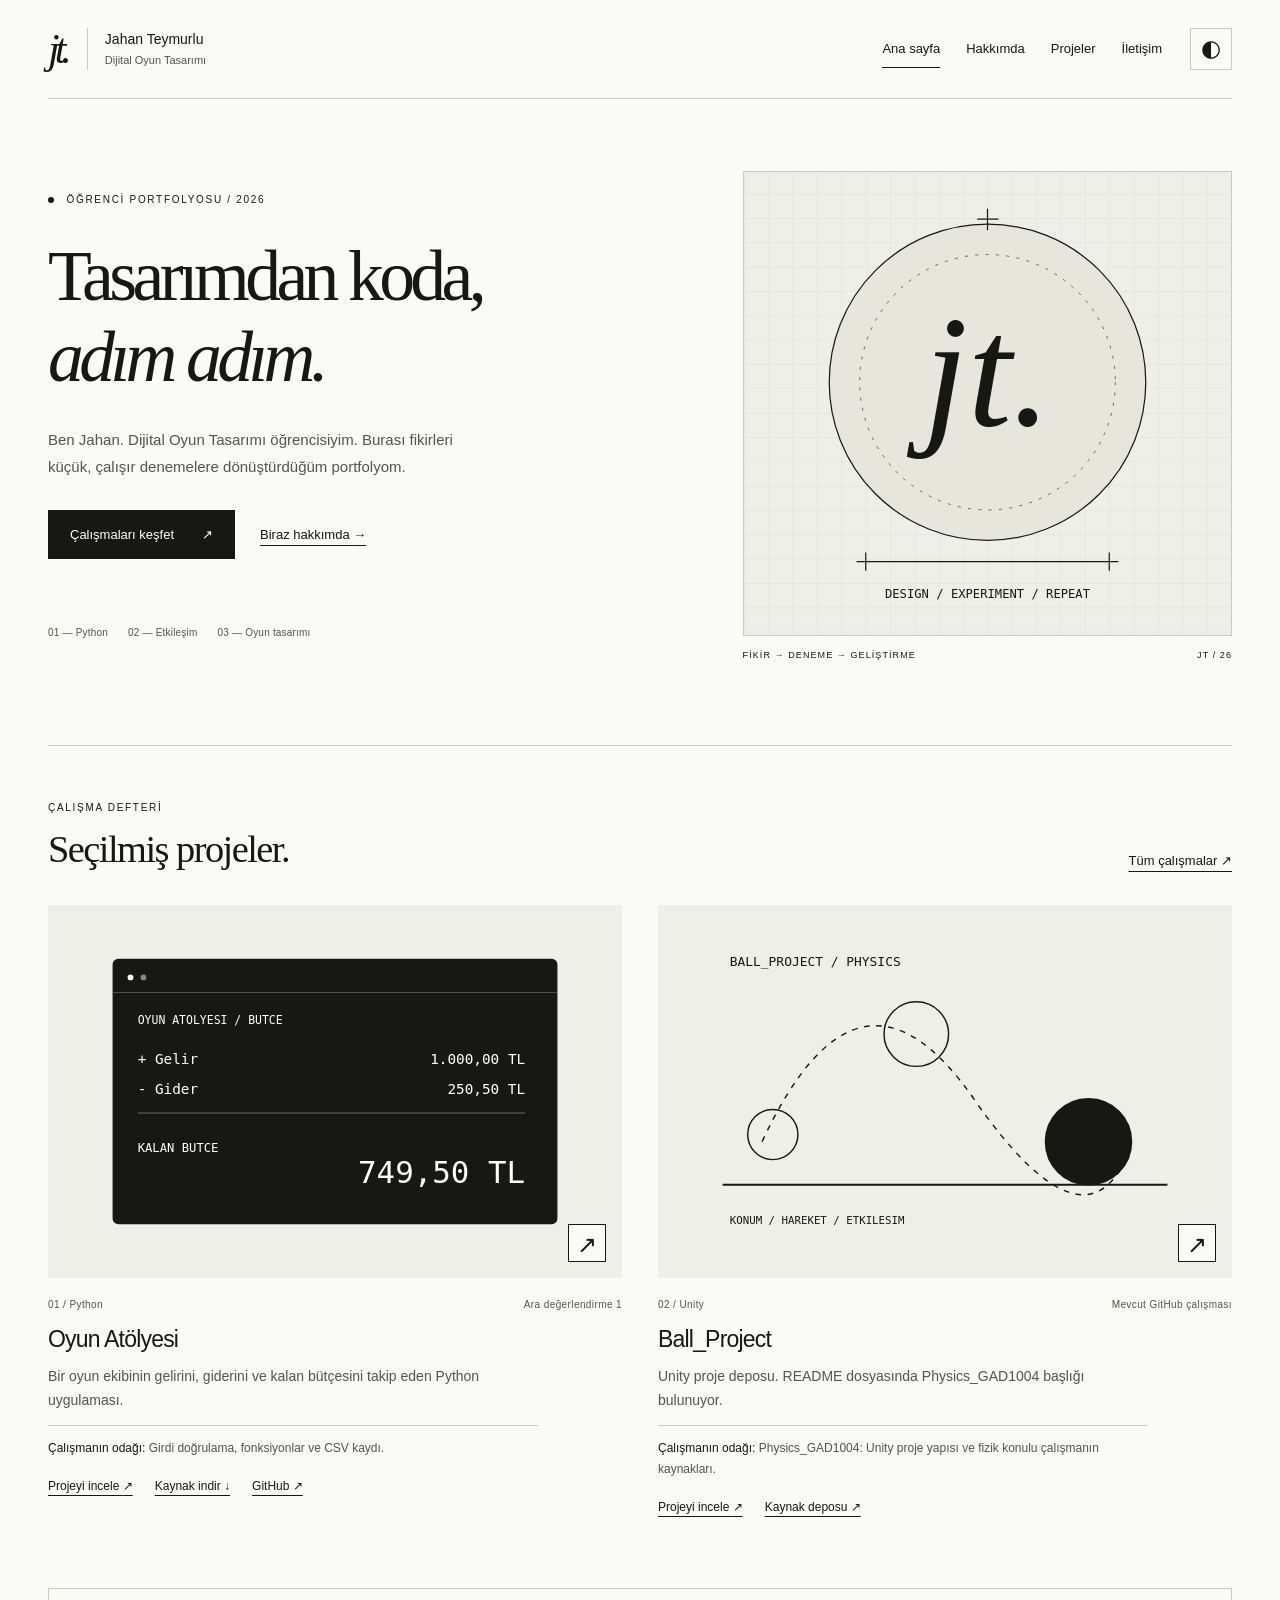
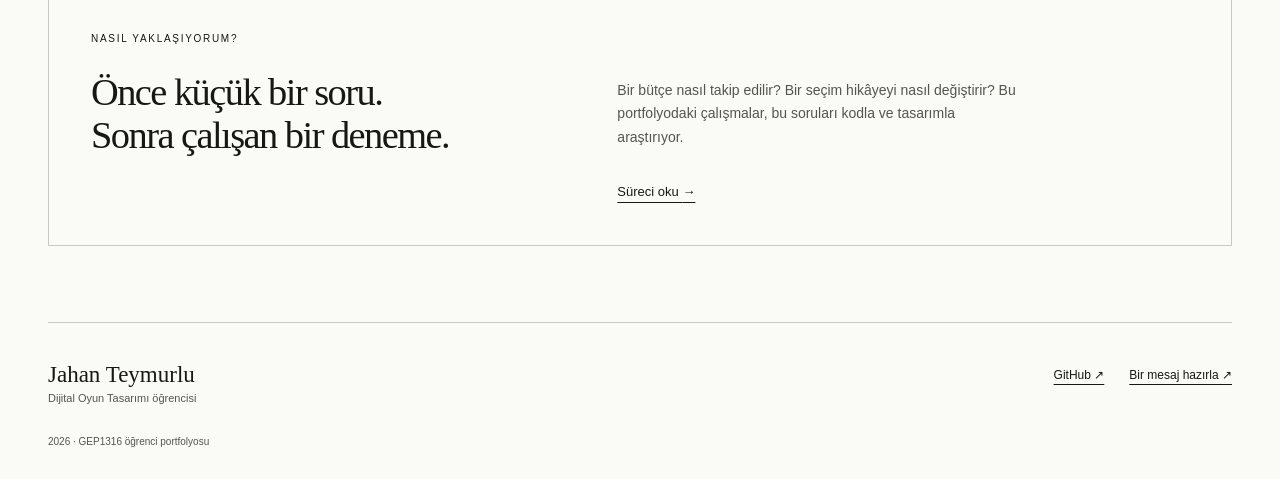
<file: index.html>
<!doctype html>
<html lang="tr"><head><meta charset="utf-8"><meta name="viewport" content="width=device-width, initial-scale=1">
<meta name="description" content="Jahan Teymurlu'nun dijital oyun tasarımı öğrenci portfolyosu. Python, etkileşimli anlatı ve oyun tasarımı denemeleri.">
<meta name="color-scheme" content="light dark"><meta name="referrer" content="strict-origin-when-cross-origin">
<meta http-equiv="Content-Security-Policy" content="default-src 'self'; script-src 'self'; style-src 'self'; img-src 'self'; connect-src 'none'; form-action 'none'; object-src 'none'; base-uri 'self'">
<title>Ana sayfa · Jahan Teymurlu</title><link rel="icon" href="assets/favicon.svg" type="image/svg+xml">
<link rel="stylesheet" href="style.css"><script src="script.js" defer></script></head>
<body><a class="skip" href="#icerik">İçeriğe geç</a><header class="site-header wrap">
<a class="brand" href="index.html" aria-label="Jahan Teymurlu, ana sayfa"><span class="brand-symbol" aria-hidden="true">jt.</span><span>Jahan Teymurlu<small>Dijital Oyun Tasarımı</small></span></a>
<div class="header-right"><nav id="main-nav" aria-label="Ana gezinti"><a href="index.html" aria-current="page">Ana sayfa</a><a href="hakkimda.html">Hakkımda</a><a href="projeler.html">Projeler</a><a href="iletisim.html">İletişim</a></nav>
<button type="button" class="theme-toggle icon-button" aria-label="Karanlık temayı aç" aria-pressed="false"><span aria-hidden="true">◐</span></button>
<button type="button" class="menu-toggle" aria-expanded="false" aria-controls="main-nav">Menü <span aria-hidden="true">☰</span></button></div></header>
<main id="icerik" class="wrap" tabindex="-1"><section class="hero"><div class="hero-copy"><p class="eyebrow"><span class="dot"></span> ÖĞRENCİ PORTFOLYOSU / 2026</p>
<h1>Tasarımdan koda,<br><em>adım adım.</em></h1><p class="hero-intro">Ben Jahan. Dijital Oyun Tasarımı öğrencisiyim. Burası fikirleri küçük, çalışır denemelere dönüştürdüğüm portfolyom.</p>
<div class="hero-actions"><a class="button" href="projeler.html">Çalışmaları keşfet <span aria-hidden="true">↗</span></a><a class="text-link" href="hakkimda.html">Biraz hakkımda <span aria-hidden="true">→</span></a></div>
<div class="hero-caption"><span>01 — Python</span><span>02 — Etkileşim</span><span>03 — Oyun tasarımı</span></div></div>
<figure class="hero-art"><img src="assets/avatar.svg" alt="JT harflerinden ve oyun kumandası çizgisinden oluşan Jahan Teymurlu avatarı" width="600" height="640"><figcaption><span>FİKİR → DENEME → GELİŞTİRME</span><span>JT / 26</span></figcaption></figure></section>
<section class="section"><div class="section-heading"><div><p class="eyebrow">ÇALIŞMA DEFTERİ</p><h2>Seçilmiş projeler.</h2></div><a class="text-link" href="projeler.html">Tüm çalışmalar <span aria-hidden="true">↗</span></a></div><div class="project-grid"><article class="project-card" data-category="Python" data-title="Oyun Atölyesi">
<a class="project-image" href="projeler/oyun-atolyesi.html" aria-label="Oyun Atölyesi projesini incele"><img src="assets/butce.svg" alt="Bir oyun ekibinin gelirini, giderini ve kalan bütçesini takip eden Python uygulaması." width="800" height="520" loading="lazy"><span class="image-arrow" aria-hidden="true">↗</span></a>
<div class="project-meta"><span>01 / Python</span><span>Ara değerlendirme 1</span></div><h3><a href="projeler/oyun-atolyesi.html">Oyun Atölyesi</a></h3><p>Bir oyun ekibinin gelirini, giderini ve kalan bütçesini takip eden Python uygulaması.</p>
<p class="learning"><strong>Çalışmanın odağı:</strong> Girdi doğrulama, fonksiyonlar ve CSV kaydı.</p><div class="card-links"><a href="projeler/oyun-atolyesi.html">Projeyi incele <span aria-hidden="true">↗</span></a><a href="indir/oyun-atolyesi.zip" download>Kaynak indir ↓</a><a class="repo-link" href="https://github.com/Anpunabis/gep1316-portfolyo" target="_blank" rel="noopener noreferrer">GitHub ↗</a></div></article><article class="project-card" data-category="Unity" data-title="Ball_Project">
<a class="project-image" href="projeler/ball-project.html" aria-label="Ball_Project projesini incele"><img src="assets/ball.svg" alt="Unity proje deposu. README dosyasında Physics_GAD1004 başlığı bulunuyor." width="800" height="520" loading="lazy"><span class="image-arrow" aria-hidden="true">↗</span></a>
<div class="project-meta"><span>02 / Unity</span><span>Mevcut GitHub çalışması</span></div><h3><a href="projeler/ball-project.html">Ball_Project</a></h3><p>Unity proje deposu. README dosyasında Physics_GAD1004 başlığı bulunuyor.</p>
<p class="learning"><strong>Çalışmanın odağı:</strong> Physics_GAD1004: Unity proje yapısı ve fizik konulu çalışmanın kaynakları.</p><div class="card-links"><a href="projeler/ball-project.html">Projeyi incele <span aria-hidden="true">↗</span></a><a href="https://github.com/Anpunabis/Ball_Project" target="_blank" rel="noopener noreferrer">Kaynak deposu ↗</a></div></article></div></section>
<section class="approach"><p class="eyebrow">NASIL YAKLAŞIYORUM?</p><h2>Önce küçük bir soru.<br>Sonra çalışan bir deneme.</h2><p>Bir bütçe nasıl takip edilir? Bir seçim hikâyeyi nasıl değiştirir? Bu portfolyodaki çalışmalar, bu soruları kodla ve tasarımla araştırıyor.</p><a class="text-link" href="hakkimda.html">Süreci oku <span aria-hidden="true">→</span></a></section></main>
<footer class="site-footer wrap"><a class="footer-name" href="index.html">Jahan Teymurlu<span>Dijital Oyun Tasarımı öğrencisi</span></a><div><a href="https://github.com/Anpunabis" target="_blank" rel="noopener noreferrer">GitHub ↗</a><a href="iletisim.html">Bir mesaj hazırla ↗</a></div><p>2026 · GEP1316 öğrenci portfolyosu</p></footer>
</body></html>
</file>
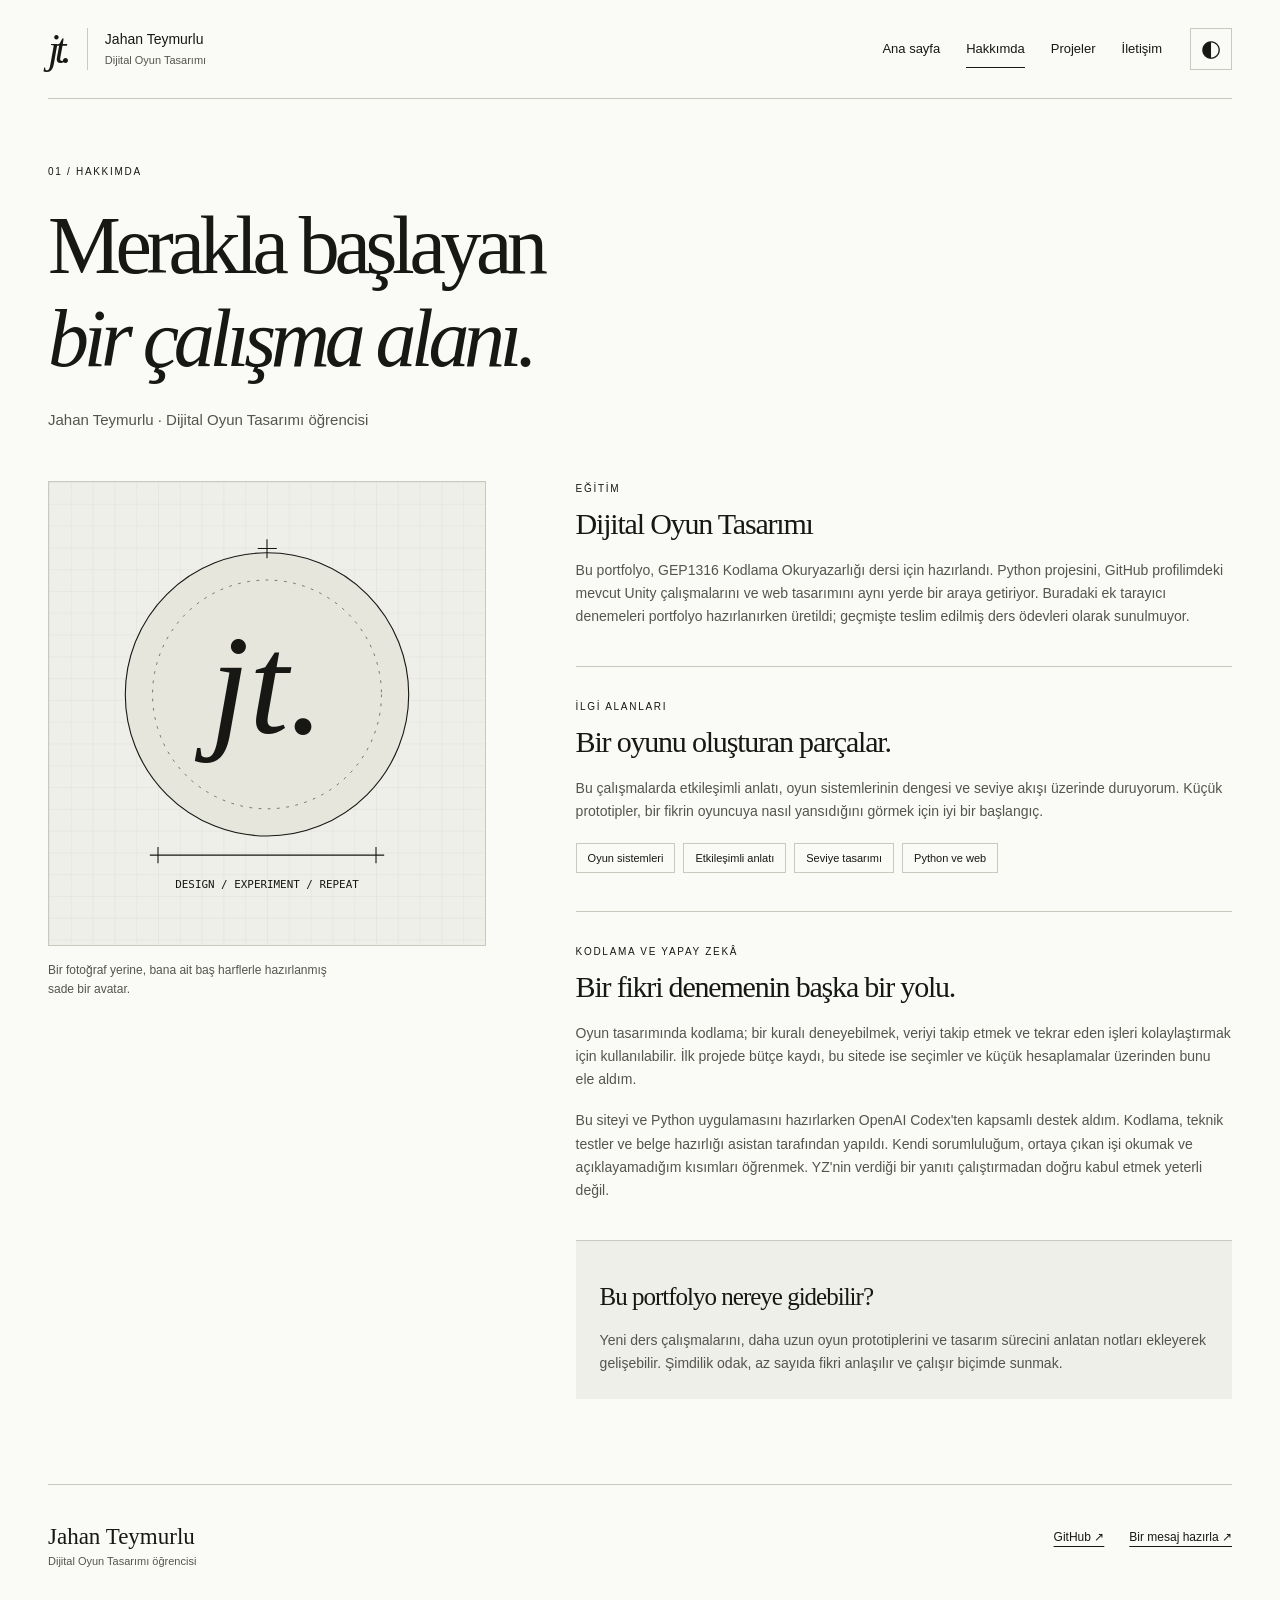
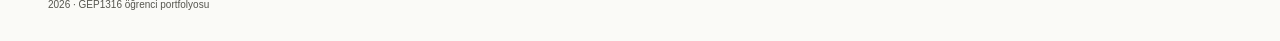
<file: hakkimda.html>
<!doctype html>
<html lang="tr"><head><meta charset="utf-8"><meta name="viewport" content="width=device-width, initial-scale=1">
<meta name="description" content="Jahan Teymurlu'nun dijital oyun tasarımı öğrenci portfolyosu. Python, etkileşimli anlatı ve oyun tasarımı denemeleri.">
<meta name="color-scheme" content="light dark"><meta name="referrer" content="strict-origin-when-cross-origin">
<meta http-equiv="Content-Security-Policy" content="default-src 'self'; script-src 'self'; style-src 'self'; img-src 'self'; connect-src 'none'; form-action 'none'; object-src 'none'; base-uri 'self'">
<title>Hakkımda · Jahan Teymurlu</title><link rel="icon" href="assets/favicon.svg" type="image/svg+xml">
<link rel="stylesheet" href="style.css"><script src="script.js" defer></script></head>
<body><a class="skip" href="#icerik">İçeriğe geç</a><header class="site-header wrap">
<a class="brand" href="index.html" aria-label="Jahan Teymurlu, ana sayfa"><span class="brand-symbol" aria-hidden="true">jt.</span><span>Jahan Teymurlu<small>Dijital Oyun Tasarımı</small></span></a>
<div class="header-right"><nav id="main-nav" aria-label="Ana gezinti"><a href="index.html">Ana sayfa</a><a href="hakkimda.html" aria-current="page">Hakkımda</a><a href="projeler.html">Projeler</a><a href="iletisim.html">İletişim</a></nav>
<button type="button" class="theme-toggle icon-button" aria-label="Karanlık temayı aç" aria-pressed="false"><span aria-hidden="true">◐</span></button>
<button type="button" class="menu-toggle" aria-expanded="false" aria-controls="main-nav">Menü <span aria-hidden="true">☰</span></button></div></header>
<main id="icerik" class="wrap" tabindex="-1"><section class="page-intro"><p class="eyebrow">01 / HAKKIMDA</p><h1>Merakla başlayan<br><em>bir çalışma alanı.</em></h1><p>Jahan Teymurlu · Dijital Oyun Tasarımı öğrencisi</p></section>
<div class="about-layout"><aside class="profile-note"><img src="assets/avatar.svg" alt="Jahan Teymurlu için hazırlanmış JT monogram avatarı" width="600" height="640"><p>Bir fotoğraf yerine, bana ait baş harflerle hazırlanmış sade bir avatar.</p></aside><div class="about-text"><section><p class="eyebrow">EĞİTİM</p><h2>Dijital Oyun Tasarımı</h2><p>Bu portfolyo, GEP1316 Kodlama Okuryazarlığı dersi için hazırlandı. Python projesini, GitHub profilimdeki mevcut Unity çalışmalarını ve web tasarımını aynı yerde bir araya getiriyor. Buradaki ek tarayıcı denemeleri portfolyo hazırlanırken üretildi; geçmişte teslim edilmiş ders ödevleri olarak sunulmuyor.</p></section>
<section><p class="eyebrow">İLGİ ALANLARI</p><h2>Bir oyunu oluşturan parçalar.</h2><p>Bu çalışmalarda etkileşimli anlatı, oyun sistemlerinin dengesi ve seviye akışı üzerinde duruyorum. Küçük prototipler, bir fikrin oyuncuya nasıl yansıdığını görmek için iyi bir başlangıç.</p><ul class="tag-list"><li>Oyun sistemleri</li><li>Etkileşimli anlatı</li><li>Seviye tasarımı</li><li>Python ve web</li></ul></section>
<section><p class="eyebrow">KODLAMA VE YAPAY ZEKÂ</p><h2>Bir fikri denemenin başka bir yolu.</h2><p>Oyun tasarımında kodlama; bir kuralı deneyebilmek, veriyi takip etmek ve tekrar eden işleri kolaylaştırmak için kullanılabilir. İlk projede bütçe kaydı, bu sitede ise seçimler ve küçük hesaplamalar üzerinden bunu ele aldım.</p><p>Bu siteyi ve Python uygulamasını hazırlarken OpenAI Codex'ten kapsamlı destek aldım. Kodlama, teknik testler ve belge hazırlığı asistan tarafından yapıldı. Kendi sorumluluğum, ortaya çıkan işi okumak ve açıklayamadığım kısımları öğrenmek. YZ'nin verdiği bir yanıtı çalıştırmadan doğru kabul etmek yeterli değil.</p></section>
<section class="note"><h2>Bu portfolyo nereye gidebilir?</h2><p>Yeni ders çalışmalarını, daha uzun oyun prototiplerini ve tasarım sürecini anlatan notları ekleyerek gelişebilir. Şimdilik odak, az sayıda fikri anlaşılır ve çalışır biçimde sunmak.</p></section></div></div></main>
<footer class="site-footer wrap"><a class="footer-name" href="index.html">Jahan Teymurlu<span>Dijital Oyun Tasarımı öğrencisi</span></a><div><a href="https://github.com/Anpunabis" target="_blank" rel="noopener noreferrer">GitHub ↗</a><a href="iletisim.html">Bir mesaj hazırla ↗</a></div><p>2026 · GEP1316 öğrenci portfolyosu</p></footer>
</body></html>
</file>
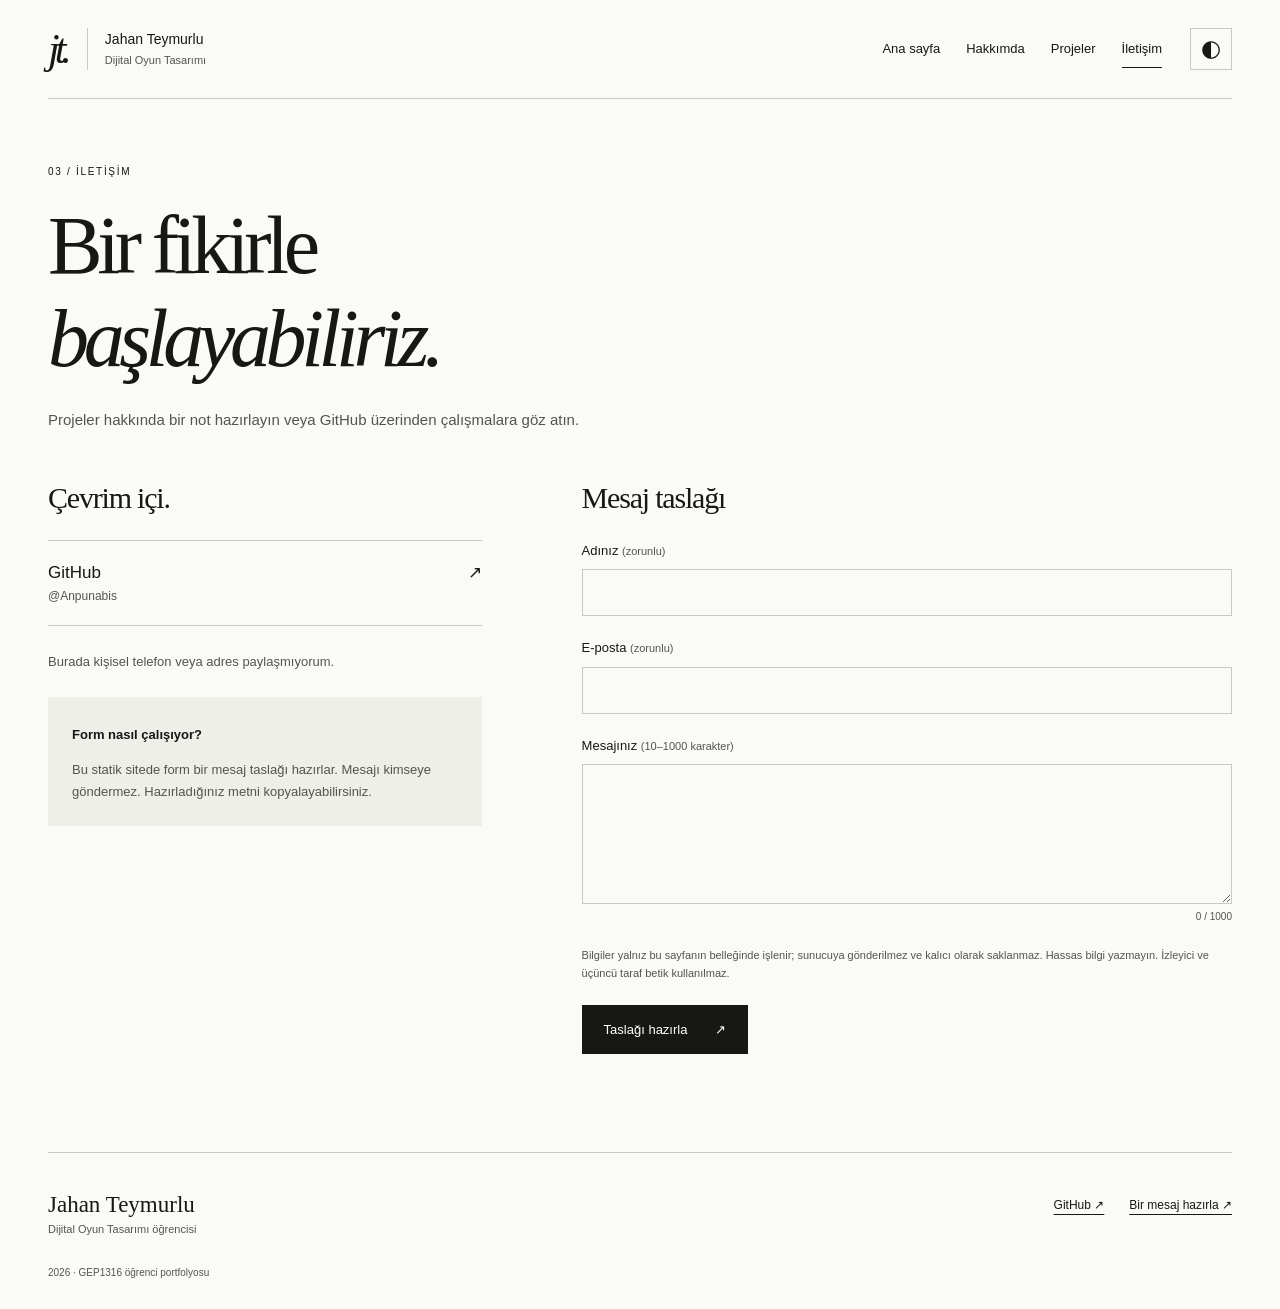
<file: iletisim.html>
<!doctype html>
<html lang="tr"><head><meta charset="utf-8"><meta name="viewport" content="width=device-width, initial-scale=1">
<meta name="description" content="Jahan Teymurlu'nun dijital oyun tasarımı öğrenci portfolyosu. Python, etkileşimli anlatı ve oyun tasarımı denemeleri.">
<meta name="color-scheme" content="light dark"><meta name="referrer" content="strict-origin-when-cross-origin">
<meta http-equiv="Content-Security-Policy" content="default-src 'self'; script-src 'self'; style-src 'self'; img-src 'self'; connect-src 'none'; form-action 'none'; object-src 'none'; base-uri 'self'">
<title>İletişim · Jahan Teymurlu</title><link rel="icon" href="assets/favicon.svg" type="image/svg+xml">
<link rel="stylesheet" href="style.css"><script src="script.js" defer></script></head>
<body><a class="skip" href="#icerik">İçeriğe geç</a><header class="site-header wrap">
<a class="brand" href="index.html" aria-label="Jahan Teymurlu, ana sayfa"><span class="brand-symbol" aria-hidden="true">jt.</span><span>Jahan Teymurlu<small>Dijital Oyun Tasarımı</small></span></a>
<div class="header-right"><nav id="main-nav" aria-label="Ana gezinti"><a href="index.html">Ana sayfa</a><a href="hakkimda.html">Hakkımda</a><a href="projeler.html">Projeler</a><a href="iletisim.html" aria-current="page">İletişim</a></nav>
<button type="button" class="theme-toggle icon-button" aria-label="Karanlık temayı aç" aria-pressed="false"><span aria-hidden="true">◐</span></button>
<button type="button" class="menu-toggle" aria-expanded="false" aria-controls="main-nav">Menü <span aria-hidden="true">☰</span></button></div></header>
<main id="icerik" class="wrap" tabindex="-1"><section class="page-intro"><p class="eyebrow">03 / İLETİŞİM</p><h1>Bir fikirle<br><em>başlayabiliriz.</em></h1><p>Projeler hakkında bir not hazırlayın veya GitHub üzerinden çalışmalara göz atın.</p></section>
<div class="contact-layout"><aside class="contact-aside"><h2>Çevrim içi.</h2><a class="social-row" href="https://github.com/Anpunabis" target="_blank" rel="noopener noreferrer"><span>GitHub<small>@Anpunabis</small></span><span aria-hidden="true">↗</span></a><p>Burada kişisel telefon veya adres paylaşmıyorum.</p><div class="note"><strong>Form nasıl çalışıyor?</strong><p>Bu statik sitede form bir mesaj taslağı hazırlar. Mesajı kimseye göndermez. Hazırladığınız metni kopyalayabilirsiniz.</p></div></aside>
<section class="form-section" aria-labelledby="form-title"><h2 id="form-title">Mesaj taslağı</h2><form id="contact-form" novalidate>
<div class="field"><label for="contact-name">Adınız <span>(zorunlu)</span></label><input id="contact-name" name="name" autocomplete="name" minlength="2" maxlength="60" required aria-describedby="name-error"><p class="field-error" id="name-error"></p></div>
<div class="field"><label for="contact-email">E-posta <span>(zorunlu)</span></label><input id="contact-email" name="email" type="email" autocomplete="email" maxlength="254" required aria-describedby="email-error"><p class="field-error" id="email-error"></p></div>
<div class="field"><label for="contact-message">Mesajınız <span>(10–1000 karakter)</span></label><textarea id="contact-message" name="message" rows="5" minlength="10" maxlength="1000" required aria-describedby="message-error message-counter"></textarea><div class="field-foot"><p class="field-error" id="message-error"></p><span id="message-counter">0 / 1000</span></div></div>
<p class="privacy-note">Bilgiler yalnız bu sayfanın belleğinde işlenir; sunucuya gönderilmez ve kalıcı olarak saklanmaz. Hassas bilgi yazmayın. İzleyici ve üçüncü taraf betik kullanılmaz.</p>
<button class="button" type="submit">Taslağı hazırla <span aria-hidden="true">↗</span></button><p id="form-status" role="status" aria-live="polite"></p>
<section id="message-preview" class="message-preview" hidden aria-label="Hazırlanan mesaj"><h3>Taslağınız hazır.</h3><pre id="message-text"></pre><button type="button" id="copy-message" class="button secondary">Metni kopyala</button><p class="hint">Bu işlem mesajı göndermez.</p></section></form></section></div></main>
<footer class="site-footer wrap"><a class="footer-name" href="index.html">Jahan Teymurlu<span>Dijital Oyun Tasarımı öğrencisi</span></a><div><a href="https://github.com/Anpunabis" target="_blank" rel="noopener noreferrer">GitHub ↗</a><a href="iletisim.html">Bir mesaj hazırla ↗</a></div><p>2026 · GEP1316 öğrenci portfolyosu</p></footer>
</body></html>
</file>
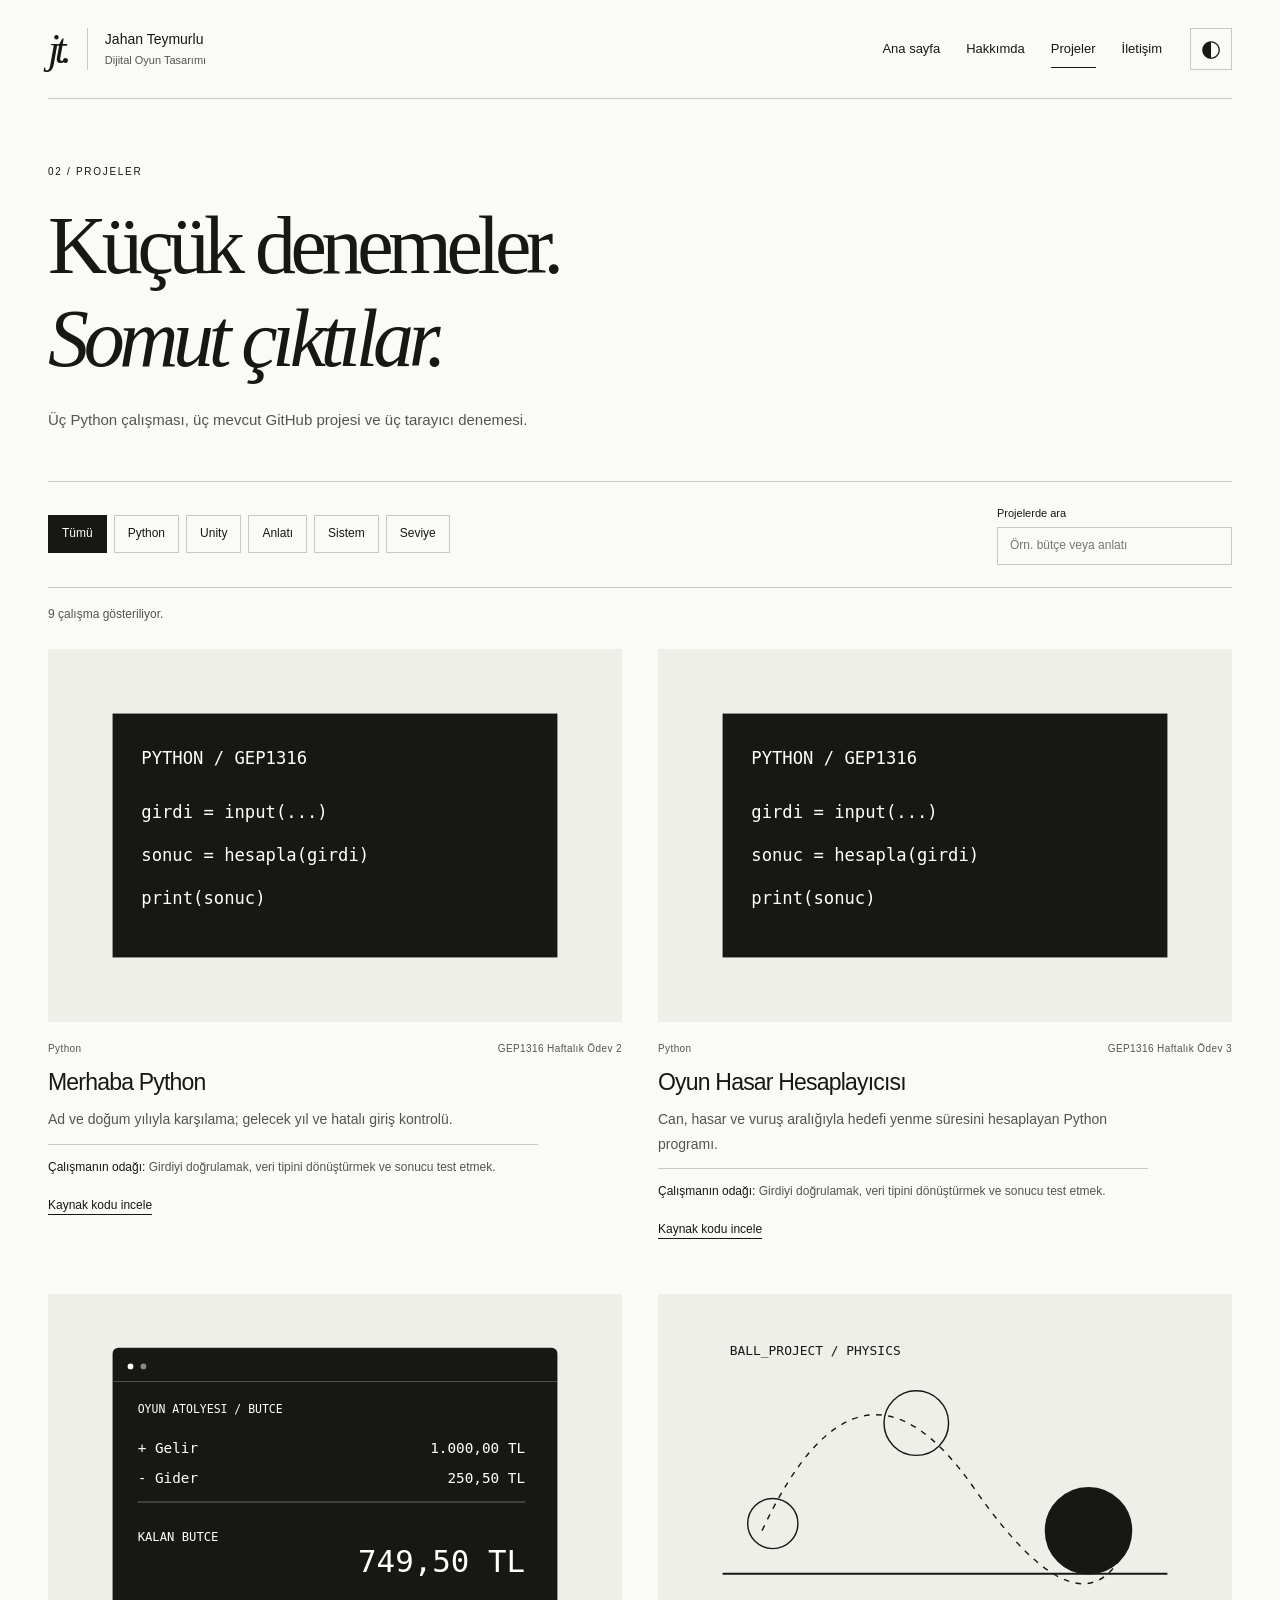
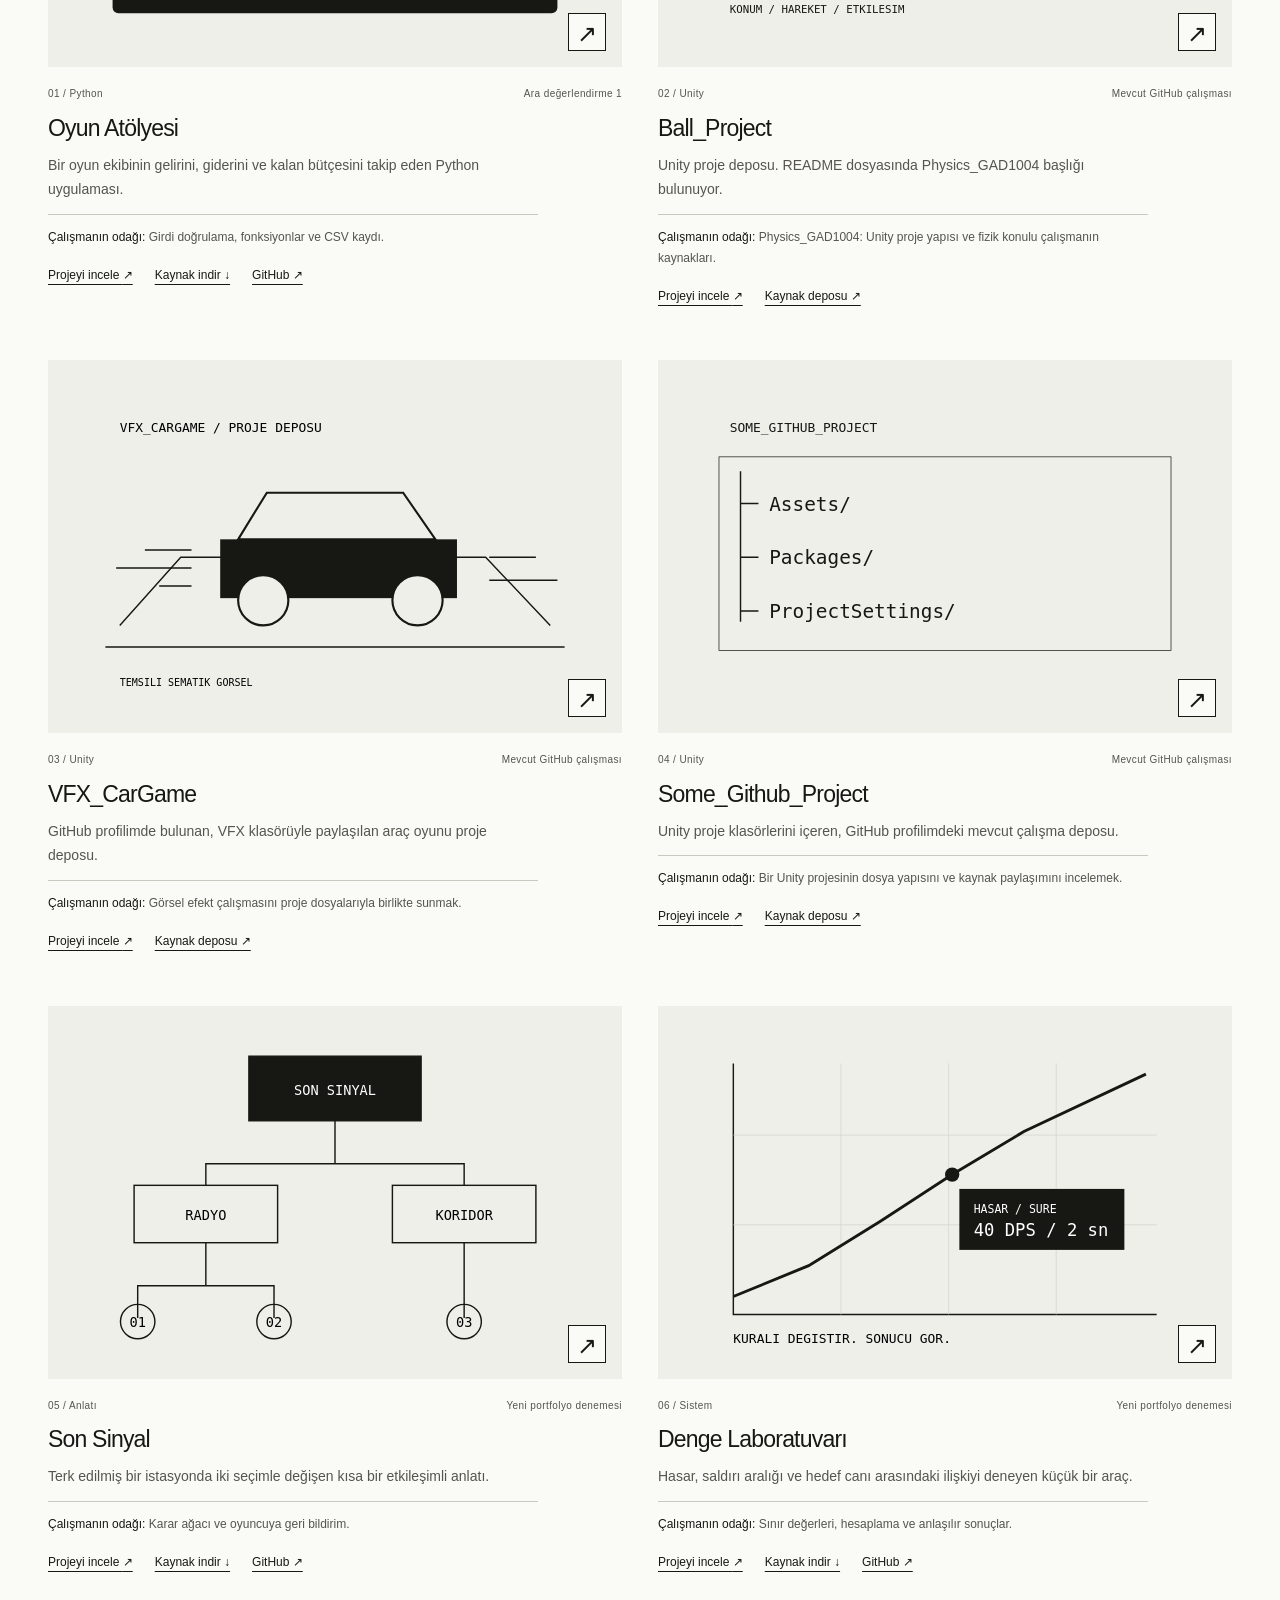
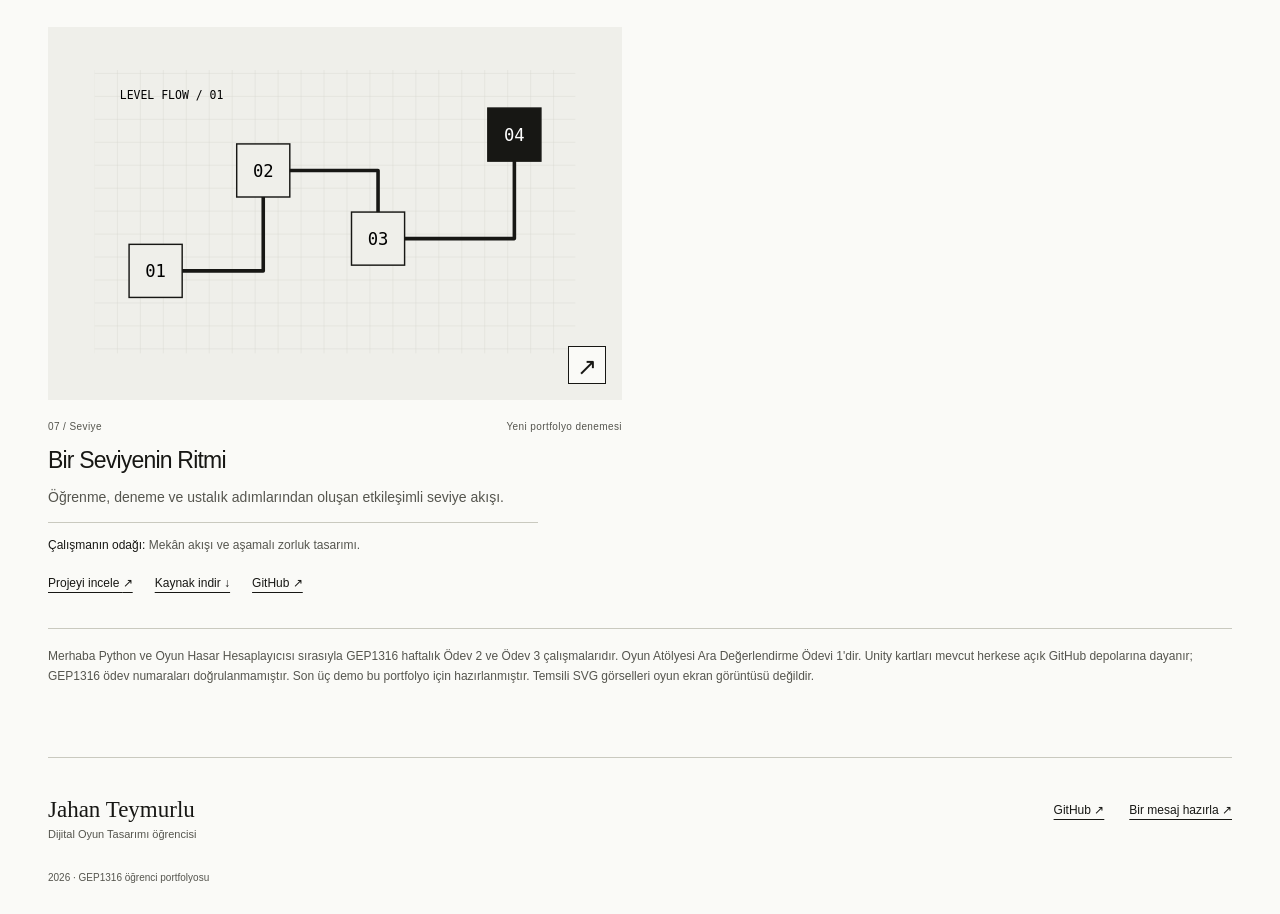
<file: projeler.html>
<!doctype html>
<html lang="tr"><head><meta charset="utf-8"><meta name="viewport" content="width=device-width, initial-scale=1">
<meta name="description" content="Jahan Teymurlu'nun dijital oyun tasarımı öğrenci portfolyosu. Python, etkileşimli anlatı ve oyun tasarımı denemeleri.">
<meta name="color-scheme" content="light dark"><meta name="referrer" content="strict-origin-when-cross-origin">
<meta http-equiv="Content-Security-Policy" content="default-src 'self'; script-src 'self'; style-src 'self'; img-src 'self'; connect-src 'none'; form-action 'none'; object-src 'none'; base-uri 'self'">
<title>Projeler · Jahan Teymurlu</title><link rel="icon" href="assets/favicon.svg" type="image/svg+xml">
<link rel="stylesheet" href="style.css"><script src="script.js" defer></script></head>
<body><a class="skip" href="#icerik">İçeriğe geç</a><header class="site-header wrap">
<a class="brand" href="index.html" aria-label="Jahan Teymurlu, ana sayfa"><span class="brand-symbol" aria-hidden="true">jt.</span><span>Jahan Teymurlu<small>Dijital Oyun Tasarımı</small></span></a>
<div class="header-right"><nav id="main-nav" aria-label="Ana gezinti"><a href="index.html">Ana sayfa</a><a href="hakkimda.html">Hakkımda</a><a href="projeler.html" aria-current="page">Projeler</a><a href="iletisim.html">İletişim</a></nav>
<button type="button" class="theme-toggle icon-button" aria-label="Karanlık temayı aç" aria-pressed="false"><span aria-hidden="true">◐</span></button>
<button type="button" class="menu-toggle" aria-expanded="false" aria-controls="main-nav">Menü <span aria-hidden="true">☰</span></button></div></header>
<main id="icerik" class="wrap" tabindex="-1"><section class="page-intro"><p class="eyebrow">02 / PROJELER</p><h1>Küçük denemeler.<br><em>Somut çıktılar.</em></h1><p>Üç Python çalışması, üç mevcut GitHub projesi ve üç tarayıcı denemesi.</p></section>
<section aria-label="Proje koleksiyonu"><div class="project-toolbar"><div class="filter-group" role="group" aria-label="Projeleri kategoriye göre filtrele"><button type="button" class="filter-button" data-filter="Tümü" aria-pressed="true">Tümü</button><button type="button" class="filter-button" data-filter="Python" aria-pressed="false">Python</button><button type="button" class="filter-button" data-filter="Unity" aria-pressed="false">Unity</button><button type="button" class="filter-button" data-filter="Anlatı" aria-pressed="false">Anlatı</button><button type="button" class="filter-button" data-filter="Sistem" aria-pressed="false">Sistem</button><button type="button" class="filter-button" data-filter="Seviye" aria-pressed="false">Seviye</button></div><div class="search-box"><label for="project-search">Projelerde ara</label><input id="project-search" type="search" placeholder="Örn. bütçe veya anlatı" maxlength="80" autocomplete="off"></div></div>
<p id="project-count" class="results-count" role="status" aria-live="polite">9 çalışma gösteriliyor.</p><h2 class="sr-only">Proje listesi</h2><div class="project-grid" id="project-list"><article class="project-card" data-category="Python" data-title="Merhaba Python"><a class="project-image" href="https://github.com/Anpunabis/gep1316-portfolyo/blob/main/merhaba.py" aria-label="Merhaba Python kaynak kodu"><img src="assets/haftalik-python.svg" alt="Merhaba Python için temsili Python kod şeması" width="800" height="520" loading="lazy"></a><div class="project-meta"><span>Python</span><span>GEP1316 Haftalık Ödev 2</span></div><h3><a href="https://github.com/Anpunabis/gep1316-portfolyo/blob/main/merhaba.py">Merhaba Python</a></h3><p>Ad ve doğum yılıyla karşılama; gelecek yıl ve hatalı giriş kontrolü.</p><p class="learning"><strong>Çalışmanın odağı:</strong> Girdiyi doğrulamak, veri tipini dönüştürmek ve sonucu test etmek.</p><div class="card-links"><a href="https://github.com/Anpunabis/gep1316-portfolyo/blob/main/merhaba.py">Kaynak kodu incele</a></div></article><article class="project-card" data-category="Python" data-title="Oyun Hasar Hesaplayıcısı"><a class="project-image" href="https://github.com/Anpunabis/gep1316-portfolyo/blob/main/hesaplayici.py" aria-label="Oyun Hasar Hesaplayıcısı kaynak kodu"><img src="assets/haftalik-python.svg" alt="Oyun Hasar Hesaplayıcısı için temsili Python kod şeması" width="800" height="520" loading="lazy"></a><div class="project-meta"><span>Python</span><span>GEP1316 Haftalık Ödev 3</span></div><h3><a href="https://github.com/Anpunabis/gep1316-portfolyo/blob/main/hesaplayici.py">Oyun Hasar Hesaplayıcısı</a></h3><p>Can, hasar ve vuruş aralığıyla hedefi yenme süresini hesaplayan Python programı.</p><p class="learning"><strong>Çalışmanın odağı:</strong> Girdiyi doğrulamak, veri tipini dönüştürmek ve sonucu test etmek.</p><div class="card-links"><a href="https://github.com/Anpunabis/gep1316-portfolyo/blob/main/hesaplayici.py">Kaynak kodu incele</a></div></article><article class="project-card" data-category="Python" data-title="Oyun Atölyesi">
<a class="project-image" href="projeler/oyun-atolyesi.html" aria-label="Oyun Atölyesi projesini incele"><img src="assets/butce.svg" alt="Bir oyun ekibinin gelirini, giderini ve kalan bütçesini takip eden Python uygulaması." width="800" height="520" loading="lazy"><span class="image-arrow" aria-hidden="true">↗</span></a>
<div class="project-meta"><span>01 / Python</span><span>Ara değerlendirme 1</span></div><h3><a href="projeler/oyun-atolyesi.html">Oyun Atölyesi</a></h3><p>Bir oyun ekibinin gelirini, giderini ve kalan bütçesini takip eden Python uygulaması.</p>
<p class="learning"><strong>Çalışmanın odağı:</strong> Girdi doğrulama, fonksiyonlar ve CSV kaydı.</p><div class="card-links"><a href="projeler/oyun-atolyesi.html">Projeyi incele <span aria-hidden="true">↗</span></a><a href="indir/oyun-atolyesi.zip" download>Kaynak indir ↓</a><a class="repo-link" href="https://github.com/Anpunabis/gep1316-portfolyo" target="_blank" rel="noopener noreferrer">GitHub ↗</a></div></article><article class="project-card" data-category="Unity" data-title="Ball_Project">
<a class="project-image" href="projeler/ball-project.html" aria-label="Ball_Project projesini incele"><img src="assets/ball.svg" alt="Unity proje deposu. README dosyasında Physics_GAD1004 başlığı bulunuyor." width="800" height="520" loading="lazy"><span class="image-arrow" aria-hidden="true">↗</span></a>
<div class="project-meta"><span>02 / Unity</span><span>Mevcut GitHub çalışması</span></div><h3><a href="projeler/ball-project.html">Ball_Project</a></h3><p>Unity proje deposu. README dosyasında Physics_GAD1004 başlığı bulunuyor.</p>
<p class="learning"><strong>Çalışmanın odağı:</strong> Physics_GAD1004: Unity proje yapısı ve fizik konulu çalışmanın kaynakları.</p><div class="card-links"><a href="projeler/ball-project.html">Projeyi incele <span aria-hidden="true">↗</span></a><a href="https://github.com/Anpunabis/Ball_Project" target="_blank" rel="noopener noreferrer">Kaynak deposu ↗</a></div></article><article class="project-card" data-category="Unity" data-title="VFX_CarGame">
<a class="project-image" href="projeler/vfx-cargame.html" aria-label="VFX_CarGame projesini incele"><img src="assets/arac.svg" alt="GitHub profilimde bulunan, VFX klasörüyle paylaşılan araç oyunu proje deposu." width="800" height="520" loading="lazy"><span class="image-arrow" aria-hidden="true">↗</span></a>
<div class="project-meta"><span>03 / Unity</span><span>Mevcut GitHub çalışması</span></div><h3><a href="projeler/vfx-cargame.html">VFX_CarGame</a></h3><p>GitHub profilimde bulunan, VFX klasörüyle paylaşılan araç oyunu proje deposu.</p>
<p class="learning"><strong>Çalışmanın odağı:</strong> Görsel efekt çalışmasını proje dosyalarıyla birlikte sunmak.</p><div class="card-links"><a href="projeler/vfx-cargame.html">Projeyi incele <span aria-hidden="true">↗</span></a><a href="https://github.com/Anpunabis/VFX_CarGame" target="_blank" rel="noopener noreferrer">Kaynak deposu ↗</a></div></article><article class="project-card" data-category="Unity" data-title="Some_Github_Project">
<a class="project-image" href="projeler/unity-denemesi.html" aria-label="Some_Github_Project projesini incele"><img src="assets/unity.svg" alt="Unity proje klasörlerini içeren, GitHub profilimdeki mevcut çalışma deposu." width="800" height="520" loading="lazy"><span class="image-arrow" aria-hidden="true">↗</span></a>
<div class="project-meta"><span>04 / Unity</span><span>Mevcut GitHub çalışması</span></div><h3><a href="projeler/unity-denemesi.html">Some_Github_Project</a></h3><p>Unity proje klasörlerini içeren, GitHub profilimdeki mevcut çalışma deposu.</p>
<p class="learning"><strong>Çalışmanın odağı:</strong> Bir Unity projesinin dosya yapısını ve kaynak paylaşımını incelemek.</p><div class="card-links"><a href="projeler/unity-denemesi.html">Projeyi incele <span aria-hidden="true">↗</span></a><a href="https://github.com/Anpunabis/Some_Github_Project" target="_blank" rel="noopener noreferrer">Kaynak deposu ↗</a></div></article><article class="project-card" data-category="Anlatı" data-title="Son Sinyal">
<a class="project-image" href="projeler/son-sinyal.html" aria-label="Son Sinyal projesini incele"><img src="assets/anlati.svg" alt="Terk edilmiş bir istasyonda iki seçimle değişen kısa bir etkileşimli anlatı." width="800" height="520" loading="lazy"><span class="image-arrow" aria-hidden="true">↗</span></a>
<div class="project-meta"><span>05 / Anlatı</span><span>Yeni portfolyo denemesi</span></div><h3><a href="projeler/son-sinyal.html">Son Sinyal</a></h3><p>Terk edilmiş bir istasyonda iki seçimle değişen kısa bir etkileşimli anlatı.</p>
<p class="learning"><strong>Çalışmanın odağı:</strong> Karar ağacı ve oyuncuya geri bildirim.</p><div class="card-links"><a href="projeler/son-sinyal.html">Projeyi incele <span aria-hidden="true">↗</span></a><a href="projeler/son-sinyal.html" download>Kaynak indir ↓</a><a class="repo-link" href="https://github.com/Anpunabis/gep1316-portfolyo" target="_blank" rel="noopener noreferrer">GitHub ↗</a></div></article><article class="project-card" data-category="Sistem" data-title="Denge Laboratuvarı">
<a class="project-image" href="projeler/denge-laboratuvari.html" aria-label="Denge Laboratuvarı projesini incele"><img src="assets/denge.svg" alt="Hasar, saldırı aralığı ve hedef canı arasındaki ilişkiyi deneyen küçük bir araç." width="800" height="520" loading="lazy"><span class="image-arrow" aria-hidden="true">↗</span></a>
<div class="project-meta"><span>06 / Sistem</span><span>Yeni portfolyo denemesi</span></div><h3><a href="projeler/denge-laboratuvari.html">Denge Laboratuvarı</a></h3><p>Hasar, saldırı aralığı ve hedef canı arasındaki ilişkiyi deneyen küçük bir araç.</p>
<p class="learning"><strong>Çalışmanın odağı:</strong> Sınır değerleri, hesaplama ve anlaşılır sonuçlar.</p><div class="card-links"><a href="projeler/denge-laboratuvari.html">Projeyi incele <span aria-hidden="true">↗</span></a><a href="projeler/denge-laboratuvari.html" download>Kaynak indir ↓</a><a class="repo-link" href="https://github.com/Anpunabis/gep1316-portfolyo" target="_blank" rel="noopener noreferrer">GitHub ↗</a></div></article><article class="project-card" data-category="Seviye" data-title="Bir Seviyenin Ritmi">
<a class="project-image" href="projeler/seviye-akisi.html" aria-label="Bir Seviyenin Ritmi projesini incele"><img src="assets/seviye.svg" alt="Öğrenme, deneme ve ustalık adımlarından oluşan etkileşimli seviye akışı." width="800" height="520" loading="lazy"><span class="image-arrow" aria-hidden="true">↗</span></a>
<div class="project-meta"><span>07 / Seviye</span><span>Yeni portfolyo denemesi</span></div><h3><a href="projeler/seviye-akisi.html">Bir Seviyenin Ritmi</a></h3><p>Öğrenme, deneme ve ustalık adımlarından oluşan etkileşimli seviye akışı.</p>
<p class="learning"><strong>Çalışmanın odağı:</strong> Mekân akışı ve aşamalı zorluk tasarımı.</p><div class="card-links"><a href="projeler/seviye-akisi.html">Projeyi incele <span aria-hidden="true">↗</span></a><a href="projeler/seviye-akisi.html" download>Kaynak indir ↓</a><a class="repo-link" href="https://github.com/Anpunabis/gep1316-portfolyo" target="_blank" rel="noopener noreferrer">GitHub ↗</a></div></article></div><p id="no-results" class="empty-state" hidden>Bu aramaya uygun çalışma bulunamadı. Başka bir kelime deneyin veya Tümü filtresini seçin.</p></section>
<aside class="small-note">Merhaba Python ve Oyun Hasar Hesaplayıcısı sırasıyla GEP1316 haftalık Ödev 2 ve Ödev 3 çalışmalarıdır. Oyun Atölyesi Ara Değerlendirme Ödevi 1'dir. Unity kartları mevcut herkese açık GitHub depolarına dayanır; GEP1316 ödev numaraları doğrulanmamıştır. Son üç demo bu portfolyo için hazırlanmıştır. Temsili SVG görselleri oyun ekran görüntüsü değildir.</aside></main>
<footer class="site-footer wrap"><a class="footer-name" href="index.html">Jahan Teymurlu<span>Dijital Oyun Tasarımı öğrencisi</span></a><div><a href="https://github.com/Anpunabis" target="_blank" rel="noopener noreferrer">GitHub ↗</a><a href="iletisim.html">Bir mesaj hazırla ↗</a></div><p>2026 · GEP1316 öğrenci portfolyosu</p></footer>
</body></html>
</file>
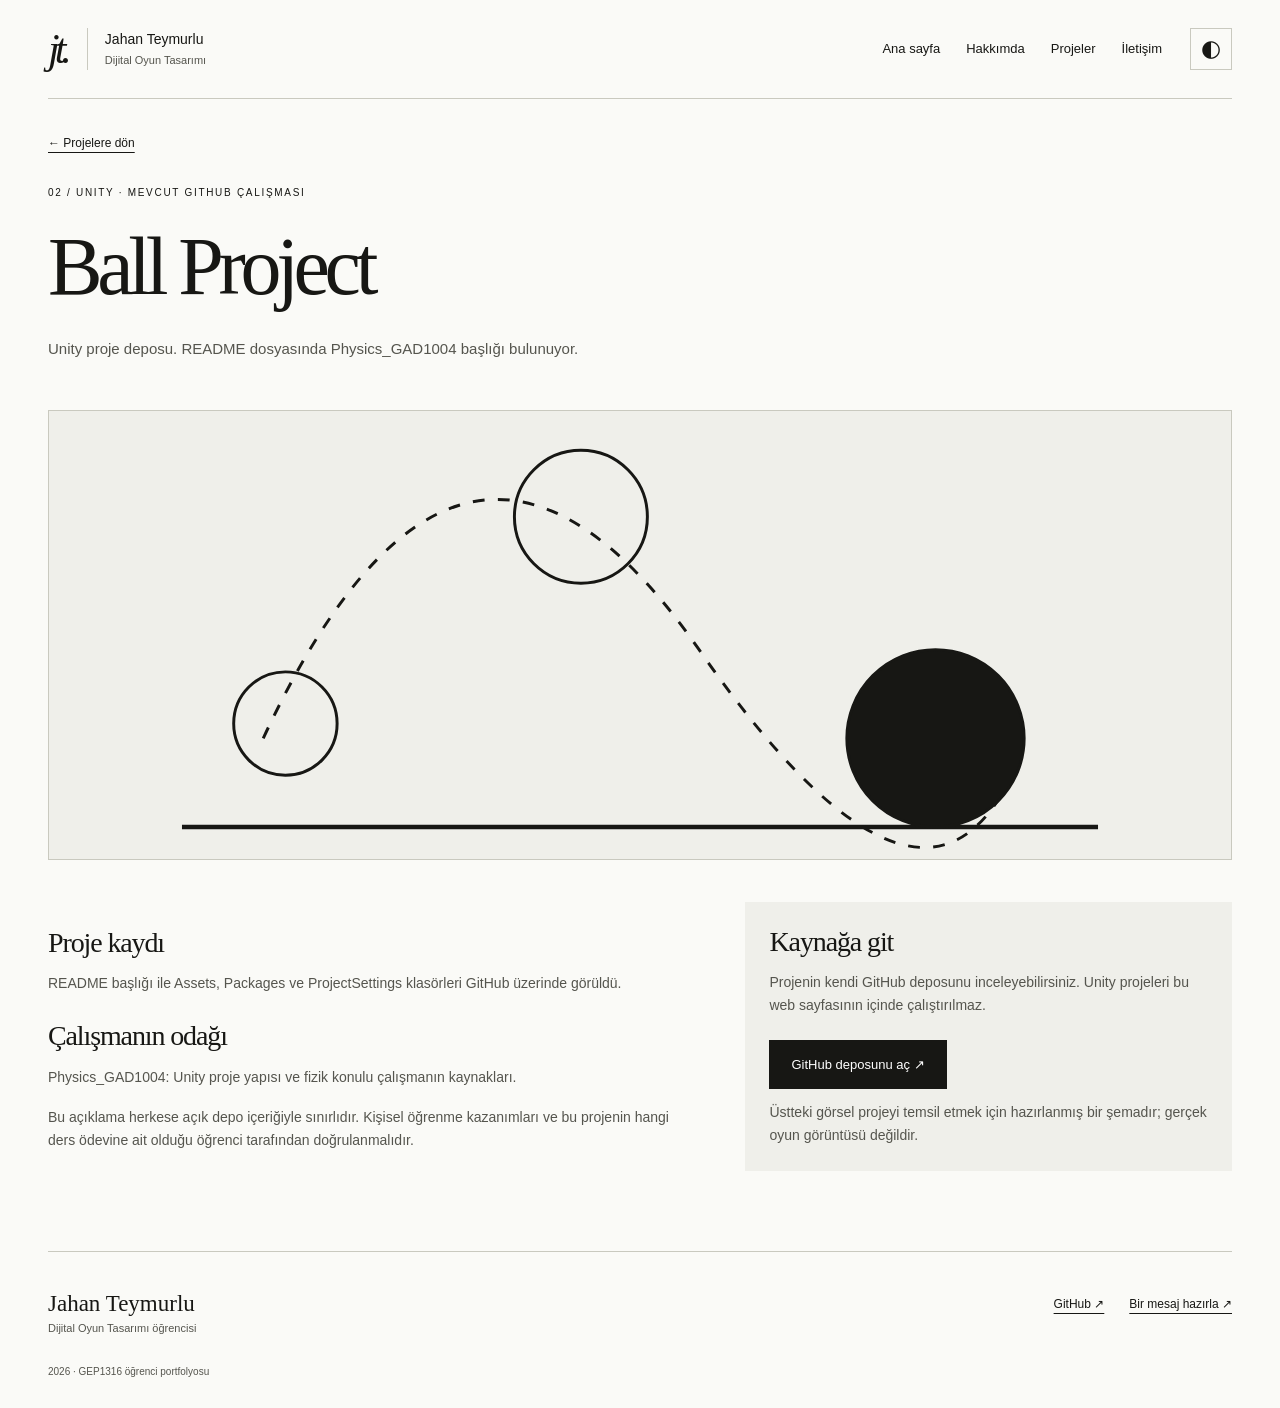
<file: projeler/ball-project.html>
<!doctype html>
<html lang="tr"><head><meta charset="utf-8"><meta name="viewport" content="width=device-width, initial-scale=1">
<meta name="description" content="Jahan Teymurlu'nun dijital oyun tasarımı öğrenci portfolyosu. Python, etkileşimli anlatı ve oyun tasarımı denemeleri.">
<meta name="color-scheme" content="light dark"><meta name="referrer" content="strict-origin-when-cross-origin">
<meta http-equiv="Content-Security-Policy" content="default-src 'self'; script-src 'self'; style-src 'self'; img-src 'self'; connect-src 'none'; form-action 'none'; object-src 'none'; base-uri 'self'">
<title>Ball_Project · Jahan Teymurlu</title><link rel="icon" href="../assets/favicon.svg" type="image/svg+xml">
<link rel="stylesheet" href="../style.css"><script src="../script.js" defer></script></head>
<body><a class="skip" href="#icerik">İçeriğe geç</a><header class="site-header wrap">
<a class="brand" href="../index.html" aria-label="Jahan Teymurlu, ana sayfa"><span class="brand-symbol" aria-hidden="true">jt.</span><span>Jahan Teymurlu<small>Dijital Oyun Tasarımı</small></span></a>
<div class="header-right"><nav id="main-nav" aria-label="Ana gezinti"><a href="../index.html">Ana sayfa</a><a href="../hakkimda.html">Hakkımda</a><a href="../projeler.html">Projeler</a><a href="../iletisim.html">İletişim</a></nav>
<button type="button" class="theme-toggle icon-button" aria-label="Karanlık temayı aç" aria-pressed="false"><span aria-hidden="true">◐</span></button>
<button type="button" class="menu-toggle" aria-expanded="false" aria-controls="main-nav">Menü <span aria-hidden="true">☰</span></button></div></header>
<main id="icerik" class="wrap" tabindex="-1"><a class="back-link" href="../projeler.html">← Projelere dön</a><section class="page-intro compact"><p class="eyebrow">02 / UNITY · MEVCUT GITHUB ÇALIŞMASI</p><h1>Ball Project</h1><p>Unity proje deposu. README dosyasında Physics_GAD1004 başlığı bulunuyor.</p></section><img class="detail-image" src="../assets/ball.svg" alt="Ball_Project için hazırlanmış temsili proje şeması; oyundan ekran görüntüsü değildir" width="800" height="520"><div class="detail-grid"><section><h2>Proje kaydı</h2><p>README başlığı ile Assets, Packages ve ProjectSettings klasörleri GitHub üzerinde görüldü.</p><h2>Çalışmanın odağı</h2><p>Physics_GAD1004: Unity proje yapısı ve fizik konulu çalışmanın kaynakları.</p><p>Bu açıklama herkese açık depo içeriğiyle sınırlıdır. Kişisel öğrenme kazanımları ve bu projenin hangi ders ödevine ait olduğu öğrenci tarafından doğrulanmalıdır.</p></section><aside class="note"><h2>Kaynağa git</h2><p>Projenin kendi GitHub deposunu inceleyebilirsiniz. Unity projeleri bu web sayfasının içinde çalıştırılmaz.</p><a class="button" href="https://github.com/Anpunabis/Ball_Project" target="_blank" rel="noopener noreferrer">GitHub deposunu aç ↗</a><p>Üstteki görsel projeyi temsil etmek için hazırlanmış bir şemadır; gerçek oyun görüntüsü değildir.</p></aside></div></main>
<footer class="site-footer wrap"><a class="footer-name" href="../index.html">Jahan Teymurlu<span>Dijital Oyun Tasarımı öğrencisi</span></a><div><a href="https://github.com/Anpunabis" target="_blank" rel="noopener noreferrer">GitHub ↗</a><a href="../iletisim.html">Bir mesaj hazırla ↗</a></div><p>2026 · GEP1316 öğrenci portfolyosu</p></footer>
</body></html>
</file>
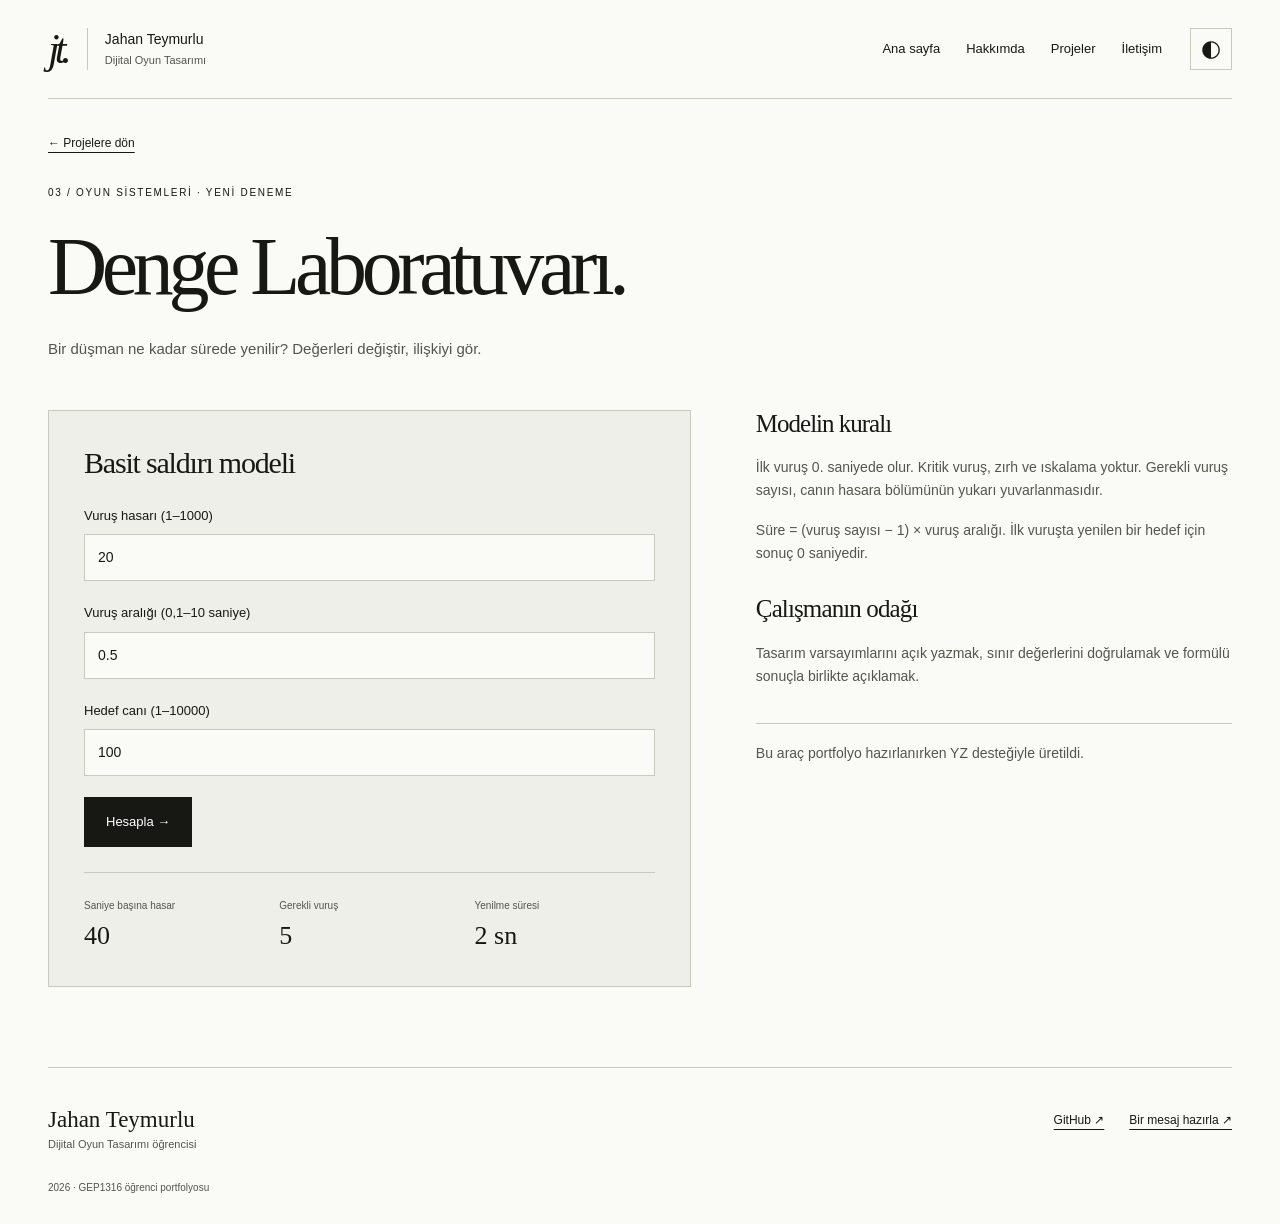
<file: projeler/denge-laboratuvari.html>
<!doctype html>
<html lang="tr"><head><meta charset="utf-8"><meta name="viewport" content="width=device-width, initial-scale=1">
<meta name="description" content="Jahan Teymurlu'nun dijital oyun tasarımı öğrenci portfolyosu. Python, etkileşimli anlatı ve oyun tasarımı denemeleri.">
<meta name="color-scheme" content="light dark"><meta name="referrer" content="strict-origin-when-cross-origin">
<meta http-equiv="Content-Security-Policy" content="default-src 'self'; script-src 'self'; style-src 'self'; img-src 'self'; connect-src 'none'; form-action 'none'; object-src 'none'; base-uri 'self'">
<title>Denge Laboratuvarı · Jahan Teymurlu</title><link rel="icon" href="../assets/favicon.svg" type="image/svg+xml">
<link rel="stylesheet" href="../style.css"><script src="../script.js" defer></script></head>
<body><a class="skip" href="#icerik">İçeriğe geç</a><header class="site-header wrap">
<a class="brand" href="../index.html" aria-label="Jahan Teymurlu, ana sayfa"><span class="brand-symbol" aria-hidden="true">jt.</span><span>Jahan Teymurlu<small>Dijital Oyun Tasarımı</small></span></a>
<div class="header-right"><nav id="main-nav" aria-label="Ana gezinti"><a href="../index.html">Ana sayfa</a><a href="../hakkimda.html">Hakkımda</a><a href="../projeler.html">Projeler</a><a href="../iletisim.html">İletişim</a></nav>
<button type="button" class="theme-toggle icon-button" aria-label="Karanlık temayı aç" aria-pressed="false"><span aria-hidden="true">◐</span></button>
<button type="button" class="menu-toggle" aria-expanded="false" aria-controls="main-nav">Menü <span aria-hidden="true">☰</span></button></div></header>
<main id="icerik" class="wrap" tabindex="-1"><a class="back-link" href="../projeler.html">← Projelere dön</a><section class="page-intro compact"><p class="eyebrow">03 / OYUN SİSTEMLERİ · YENİ DENEME</p><h1>Denge Laboratuvarı.</h1><p>Bir düşman ne kadar sürede yenilir? Değerleri değiştir, ilişkiyi gör.</p></section><div class="demo-layout"><section class="calculator"><h2>Basit saldırı modeli</h2><form id="balance-form" novalidate><div class="field"><label for="damage">Vuruş hasarı (1–1000)</label><input id="damage" type="number" min="1" max="1000" step="1" value="20" required></div><div class="field"><label for="interval">Vuruş aralığı (0,1–10 saniye)</label><input id="interval" type="number" min="0.1" max="10" step="0.1" value="0.5" required></div><div class="field"><label for="health">Hedef canı (1–10000)</label><input id="health" type="number" min="1" max="10000" step="1" value="100" required></div><button class="button" type="submit">Hesapla →</button><p id="balance-error" role="alert"></p></form><div id="balance-result" class="balance-result" role="status" aria-live="polite"><span>Saniye başına hasar<strong id="dps">40</strong></span><span>Gerekli vuruş<strong id="hits">5</strong></span><span>Yenilme süresi<strong id="ttk">2 sn</strong></span></div></section><aside class="demo-notes"><h2>Modelin kuralı</h2><p>İlk vuruş 0. saniyede olur. Kritik vuruş, zırh ve ıskalama yoktur. Gerekli vuruş sayısı, canın hasara bölümünün yukarı yuvarlanmasıdır.</p><p>Süre = (vuruş sayısı − 1) × vuruş aralığı. İlk vuruşta yenilen bir hedef için sonuç 0 saniyedir.</p><h3>Çalışmanın odağı</h3><p>Tasarım varsayımlarını açık yazmak, sınır değerlerini doğrulamak ve formülü sonuçla birlikte açıklamak.</p><p class="small-note">Bu araç portfolyo hazırlanırken YZ desteğiyle üretildi.</p></aside></div></main>
<footer class="site-footer wrap"><a class="footer-name" href="../index.html">Jahan Teymurlu<span>Dijital Oyun Tasarımı öğrencisi</span></a><div><a href="https://github.com/Anpunabis" target="_blank" rel="noopener noreferrer">GitHub ↗</a><a href="../iletisim.html">Bir mesaj hazırla ↗</a></div><p>2026 · GEP1316 öğrenci portfolyosu</p></footer>
</body></html>
</file>
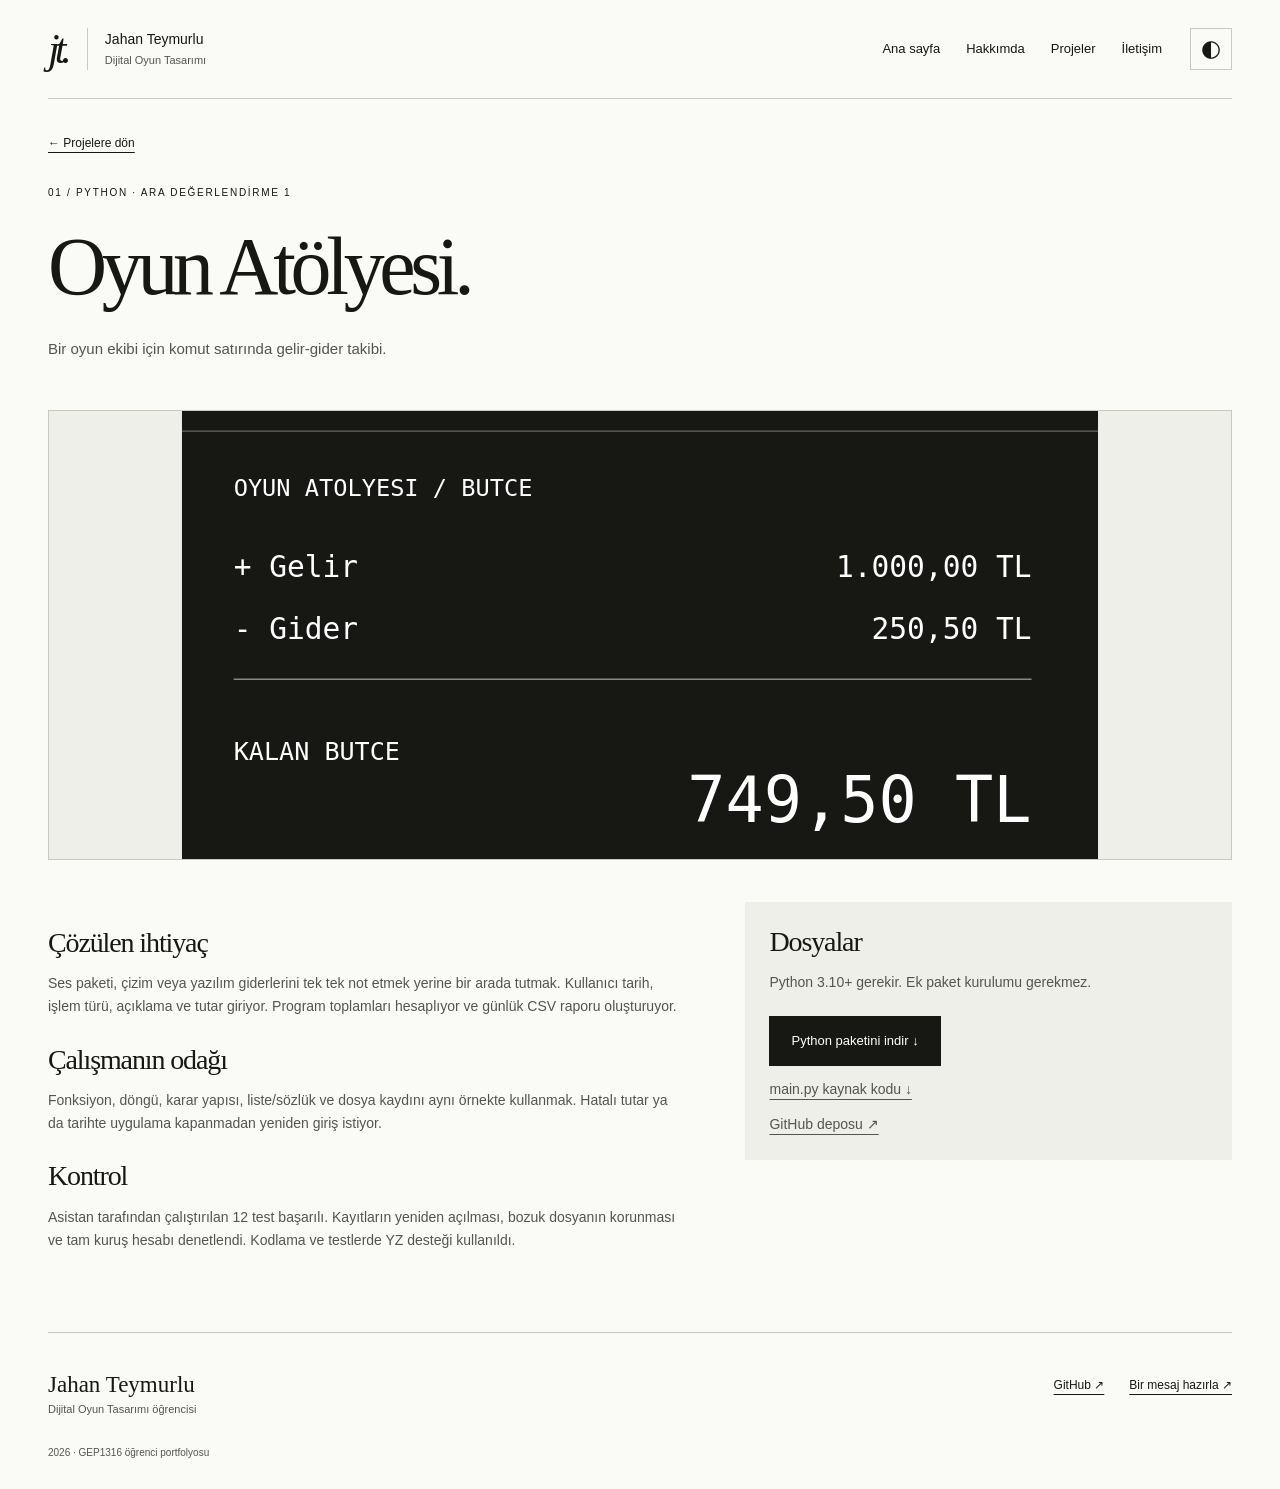
<file: projeler/oyun-atolyesi.html>
<!doctype html>
<html lang="tr"><head><meta charset="utf-8"><meta name="viewport" content="width=device-width, initial-scale=1">
<meta name="description" content="Jahan Teymurlu'nun dijital oyun tasarımı öğrenci portfolyosu. Python, etkileşimli anlatı ve oyun tasarımı denemeleri.">
<meta name="color-scheme" content="light dark"><meta name="referrer" content="strict-origin-when-cross-origin">
<meta http-equiv="Content-Security-Policy" content="default-src 'self'; script-src 'self'; style-src 'self'; img-src 'self'; connect-src 'none'; form-action 'none'; object-src 'none'; base-uri 'self'">
<title>Oyun Atölyesi · Jahan Teymurlu</title><link rel="icon" href="../assets/favicon.svg" type="image/svg+xml">
<link rel="stylesheet" href="../style.css"><script src="../script.js" defer></script></head>
<body><a class="skip" href="#icerik">İçeriğe geç</a><header class="site-header wrap">
<a class="brand" href="../index.html" aria-label="Jahan Teymurlu, ana sayfa"><span class="brand-symbol" aria-hidden="true">jt.</span><span>Jahan Teymurlu<small>Dijital Oyun Tasarımı</small></span></a>
<div class="header-right"><nav id="main-nav" aria-label="Ana gezinti"><a href="../index.html">Ana sayfa</a><a href="../hakkimda.html">Hakkımda</a><a href="../projeler.html">Projeler</a><a href="../iletisim.html">İletişim</a></nav>
<button type="button" class="theme-toggle icon-button" aria-label="Karanlık temayı aç" aria-pressed="false"><span aria-hidden="true">◐</span></button>
<button type="button" class="menu-toggle" aria-expanded="false" aria-controls="main-nav">Menü <span aria-hidden="true">☰</span></button></div></header>
<main id="icerik" class="wrap" tabindex="-1"><a class="back-link" href="../projeler.html">← Projelere dön</a><section class="page-intro compact"><p class="eyebrow">01 / PYTHON · ARA DEĞERLENDİRME 1</p><h1>Oyun Atölyesi.</h1><p>Bir oyun ekibi için komut satırında gelir-gider takibi.</p></section><img class="detail-image" src="../assets/butce.svg" alt="1000 TL gelir, 250,50 TL gider ve 749,50 TL bakiye örneği" width="800" height="520">
<div class="detail-grid"><section><h2>Çözülen ihtiyaç</h2><p>Ses paketi, çizim veya yazılım giderlerini tek tek not etmek yerine bir arada tutmak. Kullanıcı tarih, işlem türü, açıklama ve tutar giriyor. Program toplamları hesaplıyor ve günlük CSV raporu oluşturuyor.</p><h2>Çalışmanın odağı</h2><p>Fonksiyon, döngü, karar yapısı, liste/sözlük ve dosya kaydını aynı örnekte kullanmak. Hatalı tutar ya da tarihte uygulama kapanmadan yeniden giriş istiyor.</p><h2>Kontrol</h2><p>Asistan tarafından çalıştırılan 12 test başarılı. Kayıtların yeniden açılması, bozuk dosyanın korunması ve tam kuruş hesabı denetlendi. Kodlama ve testlerde YZ desteği kullanıldı.</p></section><aside class="note"><h2>Dosyalar</h2><p>Python 3.10+ gerekir. Ek paket kurulumu gerekmez.</p><a class="button" href="../indir/oyun-atolyesi.zip" download>Python paketini indir ↓</a><p><a href="../indir/main.py" download>main.py kaynak kodu ↓</a></p><p><a href="https://github.com/Anpunabis/gep1316-portfolyo" target="_blank" rel="noopener noreferrer">GitHub deposu ↗</a></p></aside></div></main>
<footer class="site-footer wrap"><a class="footer-name" href="../index.html">Jahan Teymurlu<span>Dijital Oyun Tasarımı öğrencisi</span></a><div><a href="https://github.com/Anpunabis" target="_blank" rel="noopener noreferrer">GitHub ↗</a><a href="../iletisim.html">Bir mesaj hazırla ↗</a></div><p>2026 · GEP1316 öğrenci portfolyosu</p></footer>
</body></html>
</file>
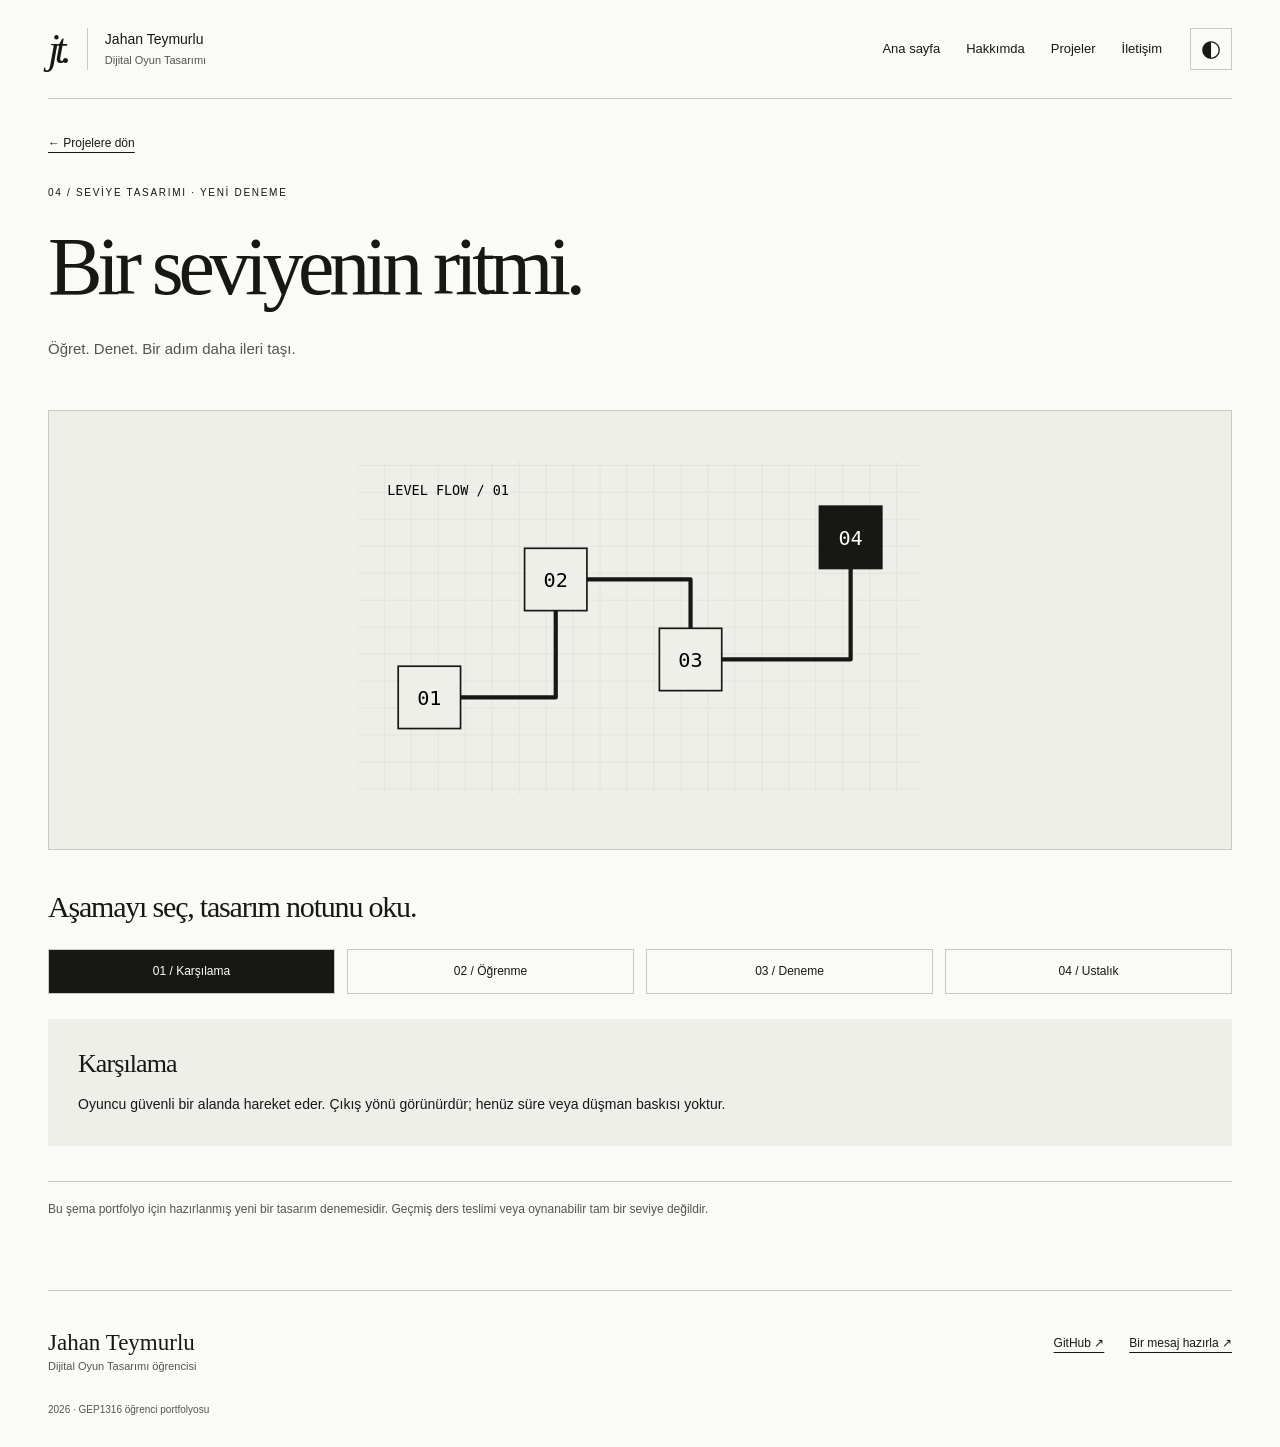
<file: projeler/seviye-akisi.html>
<!doctype html>
<html lang="tr"><head><meta charset="utf-8"><meta name="viewport" content="width=device-width, initial-scale=1">
<meta name="description" content="Jahan Teymurlu'nun dijital oyun tasarımı öğrenci portfolyosu. Python, etkileşimli anlatı ve oyun tasarımı denemeleri.">
<meta name="color-scheme" content="light dark"><meta name="referrer" content="strict-origin-when-cross-origin">
<meta http-equiv="Content-Security-Policy" content="default-src 'self'; script-src 'self'; style-src 'self'; img-src 'self'; connect-src 'none'; form-action 'none'; object-src 'none'; base-uri 'self'">
<title>Bir Seviyenin Ritmi · Jahan Teymurlu</title><link rel="icon" href="../assets/favicon.svg" type="image/svg+xml">
<link rel="stylesheet" href="../style.css"><script src="../script.js" defer></script></head>
<body><a class="skip" href="#icerik">İçeriğe geç</a><header class="site-header wrap">
<a class="brand" href="../index.html" aria-label="Jahan Teymurlu, ana sayfa"><span class="brand-symbol" aria-hidden="true">jt.</span><span>Jahan Teymurlu<small>Dijital Oyun Tasarımı</small></span></a>
<div class="header-right"><nav id="main-nav" aria-label="Ana gezinti"><a href="../index.html">Ana sayfa</a><a href="../hakkimda.html">Hakkımda</a><a href="../projeler.html">Projeler</a><a href="../iletisim.html">İletişim</a></nav>
<button type="button" class="theme-toggle icon-button" aria-label="Karanlık temayı aç" aria-pressed="false"><span aria-hidden="true">◐</span></button>
<button type="button" class="menu-toggle" aria-expanded="false" aria-controls="main-nav">Menü <span aria-hidden="true">☰</span></button></div></header>
<main id="icerik" class="wrap" tabindex="-1"><a class="back-link" href="../projeler.html">← Projelere dön</a><section class="page-intro compact"><p class="eyebrow">04 / SEVİYE TASARIMI · YENİ DENEME</p><h1>Bir seviyenin ritmi.</h1><p>Öğret. Denet. Bir adım daha ileri taşı.</p></section><img class="detail-image level-image" src="../assets/seviye.svg" alt="Girişten güvenli alana, engel denemesine ve çıkışa ilerleyen dört aşamalı seviye şeması" width="800" height="520"><section class="level-demo" aria-labelledby="level-title"><h2 id="level-title">Aşamayı seç, tasarım notunu oku.</h2><div class="stage-buttons" role="group" aria-label="Seviye aşamaları"><button type="button" data-stage="0" aria-pressed="true">01 / Karşılama</button><button type="button" data-stage="1" aria-pressed="false">02 / Öğrenme</button><button type="button" data-stage="2" aria-pressed="false">03 / Deneme</button><button type="button" data-stage="3" aria-pressed="false">04 / Ustalık</button></div><div class="stage-note" role="status" aria-live="polite"><h3 id="stage-name">Karşılama</h3><p id="stage-description">Oyuncu güvenli bir alanda hareket eder. Çıkış yönü görünürdür; henüz süre veya düşman baskısı yoktur.</p></div><p class="small-note">Bu şema portfolyo için hazırlanmış yeni bir tasarım denemesidir. Geçmiş ders teslimi veya oynanabilir tam bir seviye değildir.</p></section></main>
<footer class="site-footer wrap"><a class="footer-name" href="../index.html">Jahan Teymurlu<span>Dijital Oyun Tasarımı öğrencisi</span></a><div><a href="https://github.com/Anpunabis" target="_blank" rel="noopener noreferrer">GitHub ↗</a><a href="../iletisim.html">Bir mesaj hazırla ↗</a></div><p>2026 · GEP1316 öğrenci portfolyosu</p></footer>
</body></html>
</file>
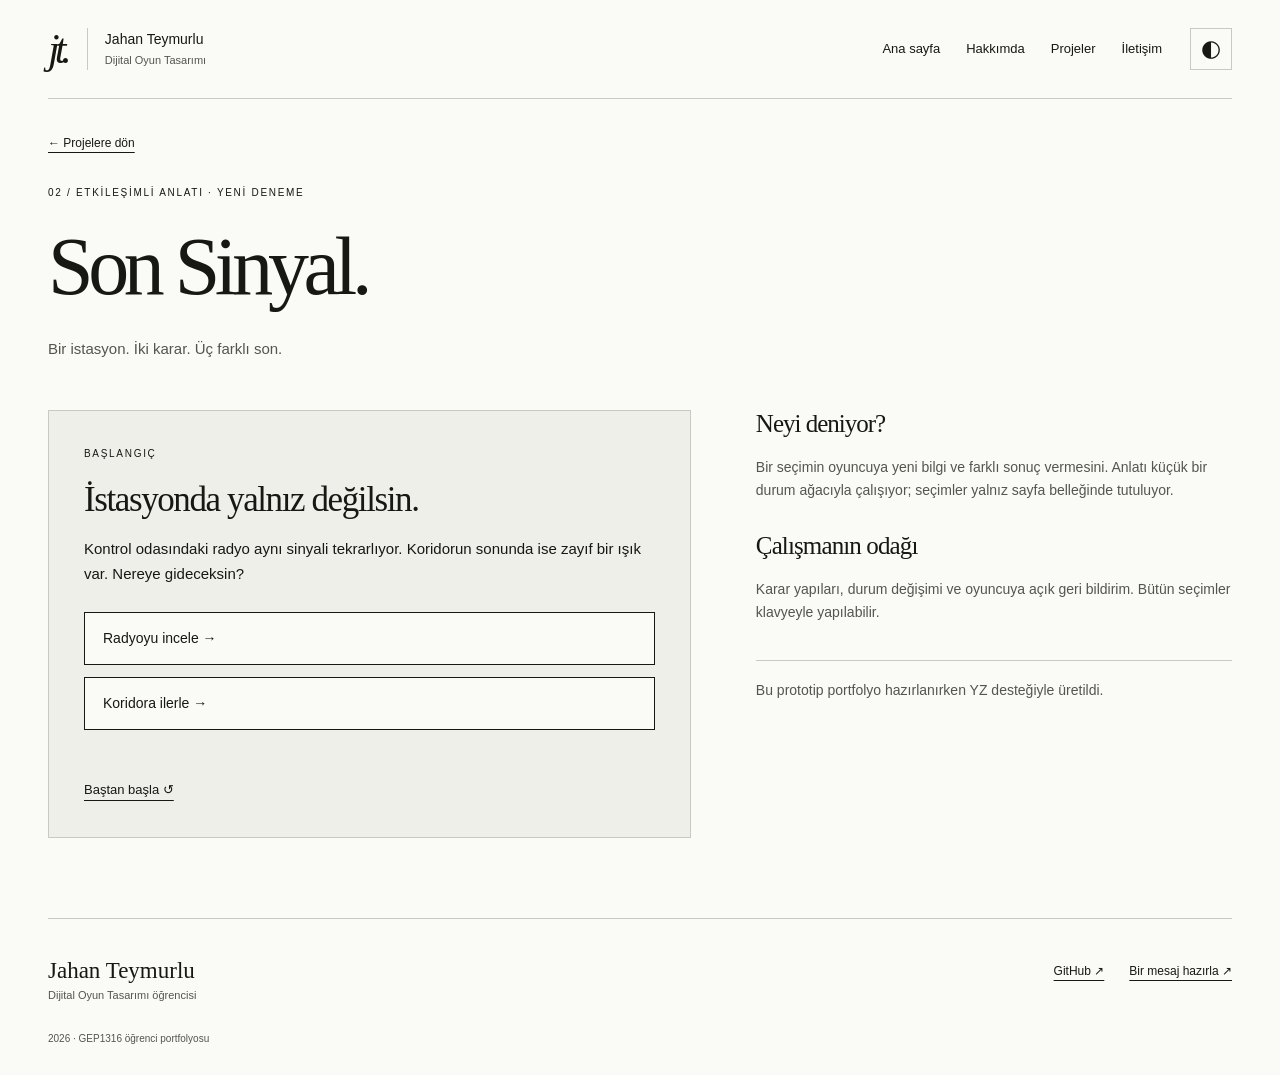
<file: projeler/son-sinyal.html>
<!doctype html>
<html lang="tr"><head><meta charset="utf-8"><meta name="viewport" content="width=device-width, initial-scale=1">
<meta name="description" content="Jahan Teymurlu'nun dijital oyun tasarımı öğrenci portfolyosu. Python, etkileşimli anlatı ve oyun tasarımı denemeleri.">
<meta name="color-scheme" content="light dark"><meta name="referrer" content="strict-origin-when-cross-origin">
<meta http-equiv="Content-Security-Policy" content="default-src 'self'; script-src 'self'; style-src 'self'; img-src 'self'; connect-src 'none'; form-action 'none'; object-src 'none'; base-uri 'self'">
<title>Son Sinyal · Jahan Teymurlu</title><link rel="icon" href="../assets/favicon.svg" type="image/svg+xml">
<link rel="stylesheet" href="../style.css"><script src="../script.js" defer></script></head>
<body><a class="skip" href="#icerik">İçeriğe geç</a><header class="site-header wrap">
<a class="brand" href="../index.html" aria-label="Jahan Teymurlu, ana sayfa"><span class="brand-symbol" aria-hidden="true">jt.</span><span>Jahan Teymurlu<small>Dijital Oyun Tasarımı</small></span></a>
<div class="header-right"><nav id="main-nav" aria-label="Ana gezinti"><a href="../index.html">Ana sayfa</a><a href="../hakkimda.html">Hakkımda</a><a href="../projeler.html">Projeler</a><a href="../iletisim.html">İletişim</a></nav>
<button type="button" class="theme-toggle icon-button" aria-label="Karanlık temayı aç" aria-pressed="false"><span aria-hidden="true">◐</span></button>
<button type="button" class="menu-toggle" aria-expanded="false" aria-controls="main-nav">Menü <span aria-hidden="true">☰</span></button></div></header>
<main id="icerik" class="wrap" tabindex="-1"><a class="back-link" href="../projeler.html">← Projelere dön</a><section class="page-intro compact"><p class="eyebrow">02 / ETKİLEŞİMLİ ANLATI · YENİ DENEME</p><h1>Son Sinyal.</h1><p>Bir istasyon. İki karar. Üç farklı son.</p></section><div class="demo-layout"><section class="story-panel" aria-labelledby="story-title"><p class="eyebrow" id="story-step">BAŞLANGIÇ</p><h2 id="story-title" tabindex="-1">İstasyonda yalnız değilsin.</h2><p id="story-text">Kontrol odasındaki radyo aynı sinyali tekrarlıyor. Koridorun sonunda ise zayıf bir ışık var. Nereye gideceksin?</p><div id="story-choices" class="choice-list"><button type="button" data-story="radyo">Radyoyu incele →</button><button type="button" data-story="koridor">Koridora ilerle →</button></div><p id="story-status" role="status" aria-live="polite"></p><button class="text-link" id="story-reset" type="button">Baştan başla ↺</button></section><aside class="demo-notes"><h2>Neyi deniyor?</h2><p>Bir seçimin oyuncuya yeni bilgi ve farklı sonuç vermesini. Anlatı küçük bir durum ağacıyla çalışıyor; seçimler yalnız sayfa belleğinde tutuluyor.</p><h3>Çalışmanın odağı</h3><p>Karar yapıları, durum değişimi ve oyuncuya açık geri bildirim. Bütün seçimler klavyeyle yapılabilir.</p><p class="small-note">Bu prototip portfolyo hazırlanırken YZ desteğiyle üretildi.</p></aside></div></main>
<footer class="site-footer wrap"><a class="footer-name" href="../index.html">Jahan Teymurlu<span>Dijital Oyun Tasarımı öğrencisi</span></a><div><a href="https://github.com/Anpunabis" target="_blank" rel="noopener noreferrer">GitHub ↗</a><a href="../iletisim.html">Bir mesaj hazırla ↗</a></div><p>2026 · GEP1316 öğrenci portfolyosu</p></footer>
</body></html>
</file>
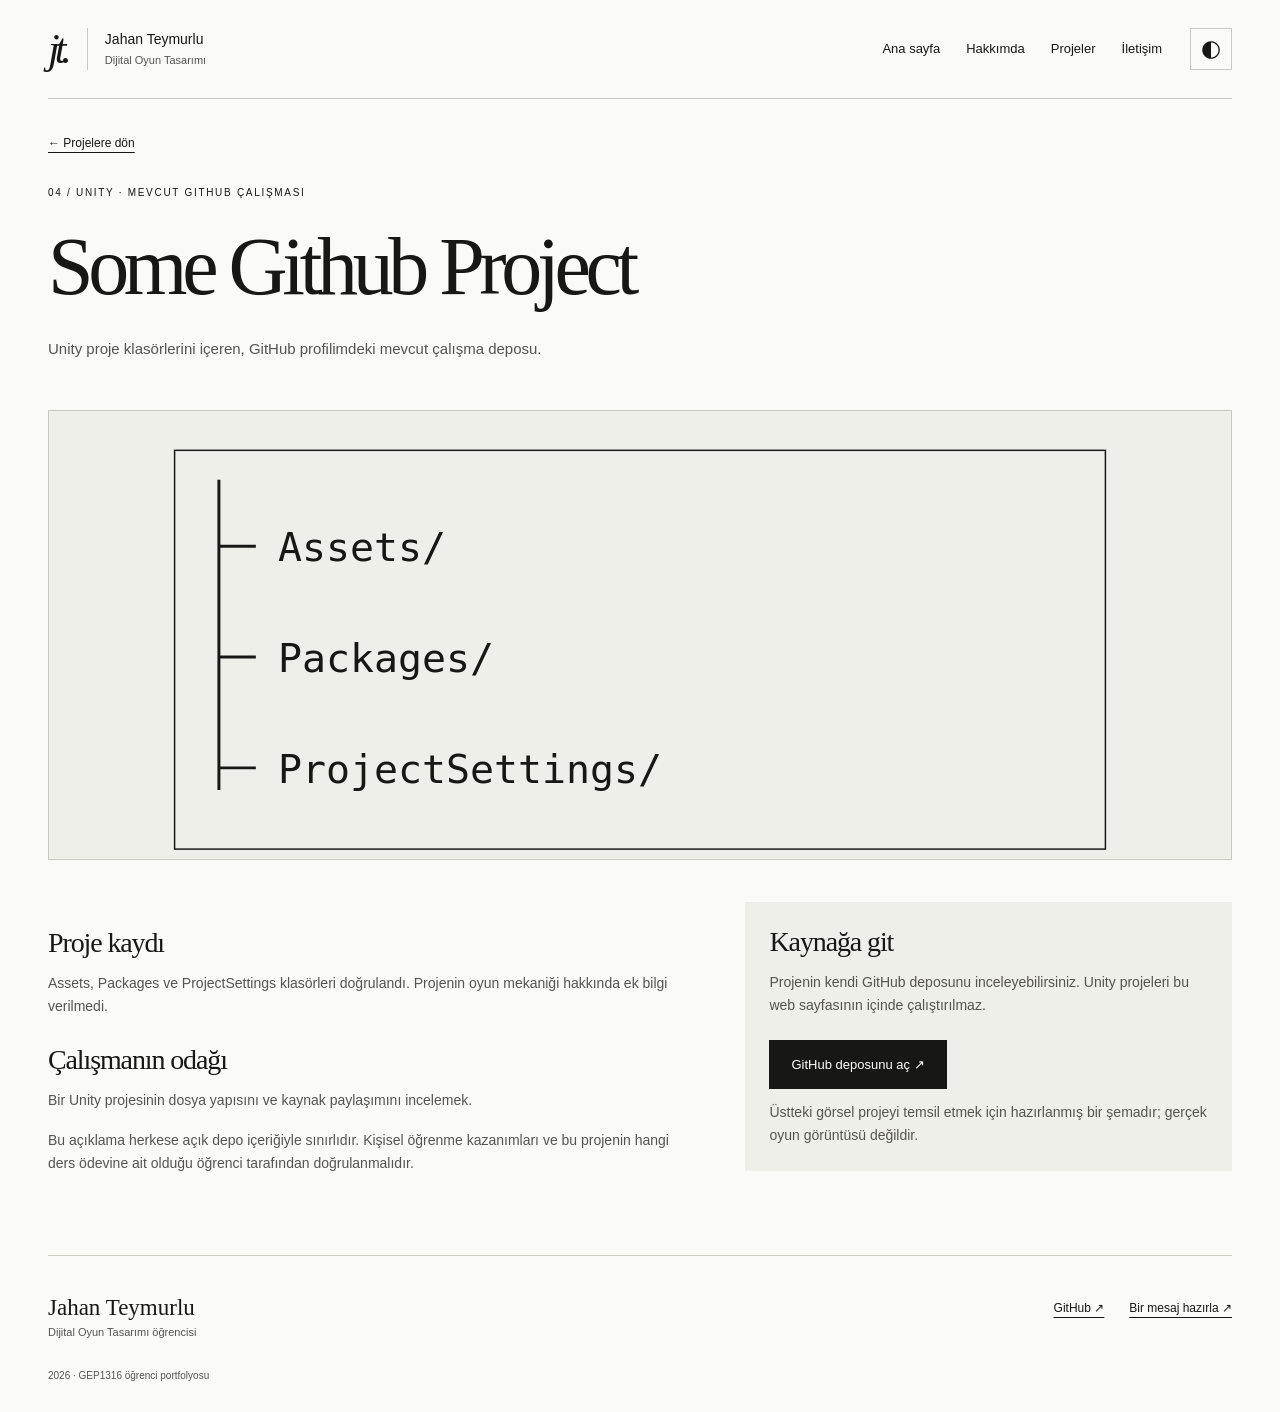
<file: projeler/unity-denemesi.html>
<!doctype html>
<html lang="tr"><head><meta charset="utf-8"><meta name="viewport" content="width=device-width, initial-scale=1">
<meta name="description" content="Jahan Teymurlu'nun dijital oyun tasarımı öğrenci portfolyosu. Python, etkileşimli anlatı ve oyun tasarımı denemeleri.">
<meta name="color-scheme" content="light dark"><meta name="referrer" content="strict-origin-when-cross-origin">
<meta http-equiv="Content-Security-Policy" content="default-src 'self'; script-src 'self'; style-src 'self'; img-src 'self'; connect-src 'none'; form-action 'none'; object-src 'none'; base-uri 'self'">
<title>Some_Github_Project · Jahan Teymurlu</title><link rel="icon" href="../assets/favicon.svg" type="image/svg+xml">
<link rel="stylesheet" href="../style.css"><script src="../script.js" defer></script></head>
<body><a class="skip" href="#icerik">İçeriğe geç</a><header class="site-header wrap">
<a class="brand" href="../index.html" aria-label="Jahan Teymurlu, ana sayfa"><span class="brand-symbol" aria-hidden="true">jt.</span><span>Jahan Teymurlu<small>Dijital Oyun Tasarımı</small></span></a>
<div class="header-right"><nav id="main-nav" aria-label="Ana gezinti"><a href="../index.html">Ana sayfa</a><a href="../hakkimda.html">Hakkımda</a><a href="../projeler.html">Projeler</a><a href="../iletisim.html">İletişim</a></nav>
<button type="button" class="theme-toggle icon-button" aria-label="Karanlık temayı aç" aria-pressed="false"><span aria-hidden="true">◐</span></button>
<button type="button" class="menu-toggle" aria-expanded="false" aria-controls="main-nav">Menü <span aria-hidden="true">☰</span></button></div></header>
<main id="icerik" class="wrap" tabindex="-1"><a class="back-link" href="../projeler.html">← Projelere dön</a><section class="page-intro compact"><p class="eyebrow">04 / UNITY · MEVCUT GITHUB ÇALIŞMASI</p><h1>Some Github Project</h1><p>Unity proje klasörlerini içeren, GitHub profilimdeki mevcut çalışma deposu.</p></section><img class="detail-image" src="../assets/unity.svg" alt="Some_Github_Project için hazırlanmış temsili proje şeması; oyundan ekran görüntüsü değildir" width="800" height="520"><div class="detail-grid"><section><h2>Proje kaydı</h2><p>Assets, Packages ve ProjectSettings klasörleri doğrulandı. Projenin oyun mekaniği hakkında ek bilgi verilmedi.</p><h2>Çalışmanın odağı</h2><p>Bir Unity projesinin dosya yapısını ve kaynak paylaşımını incelemek.</p><p>Bu açıklama herkese açık depo içeriğiyle sınırlıdır. Kişisel öğrenme kazanımları ve bu projenin hangi ders ödevine ait olduğu öğrenci tarafından doğrulanmalıdır.</p></section><aside class="note"><h2>Kaynağa git</h2><p>Projenin kendi GitHub deposunu inceleyebilirsiniz. Unity projeleri bu web sayfasının içinde çalıştırılmaz.</p><a class="button" href="https://github.com/Anpunabis/Some_Github_Project" target="_blank" rel="noopener noreferrer">GitHub deposunu aç ↗</a><p>Üstteki görsel projeyi temsil etmek için hazırlanmış bir şemadır; gerçek oyun görüntüsü değildir.</p></aside></div></main>
<footer class="site-footer wrap"><a class="footer-name" href="../index.html">Jahan Teymurlu<span>Dijital Oyun Tasarımı öğrencisi</span></a><div><a href="https://github.com/Anpunabis" target="_blank" rel="noopener noreferrer">GitHub ↗</a><a href="../iletisim.html">Bir mesaj hazırla ↗</a></div><p>2026 · GEP1316 öğrenci portfolyosu</p></footer>
</body></html>
</file>
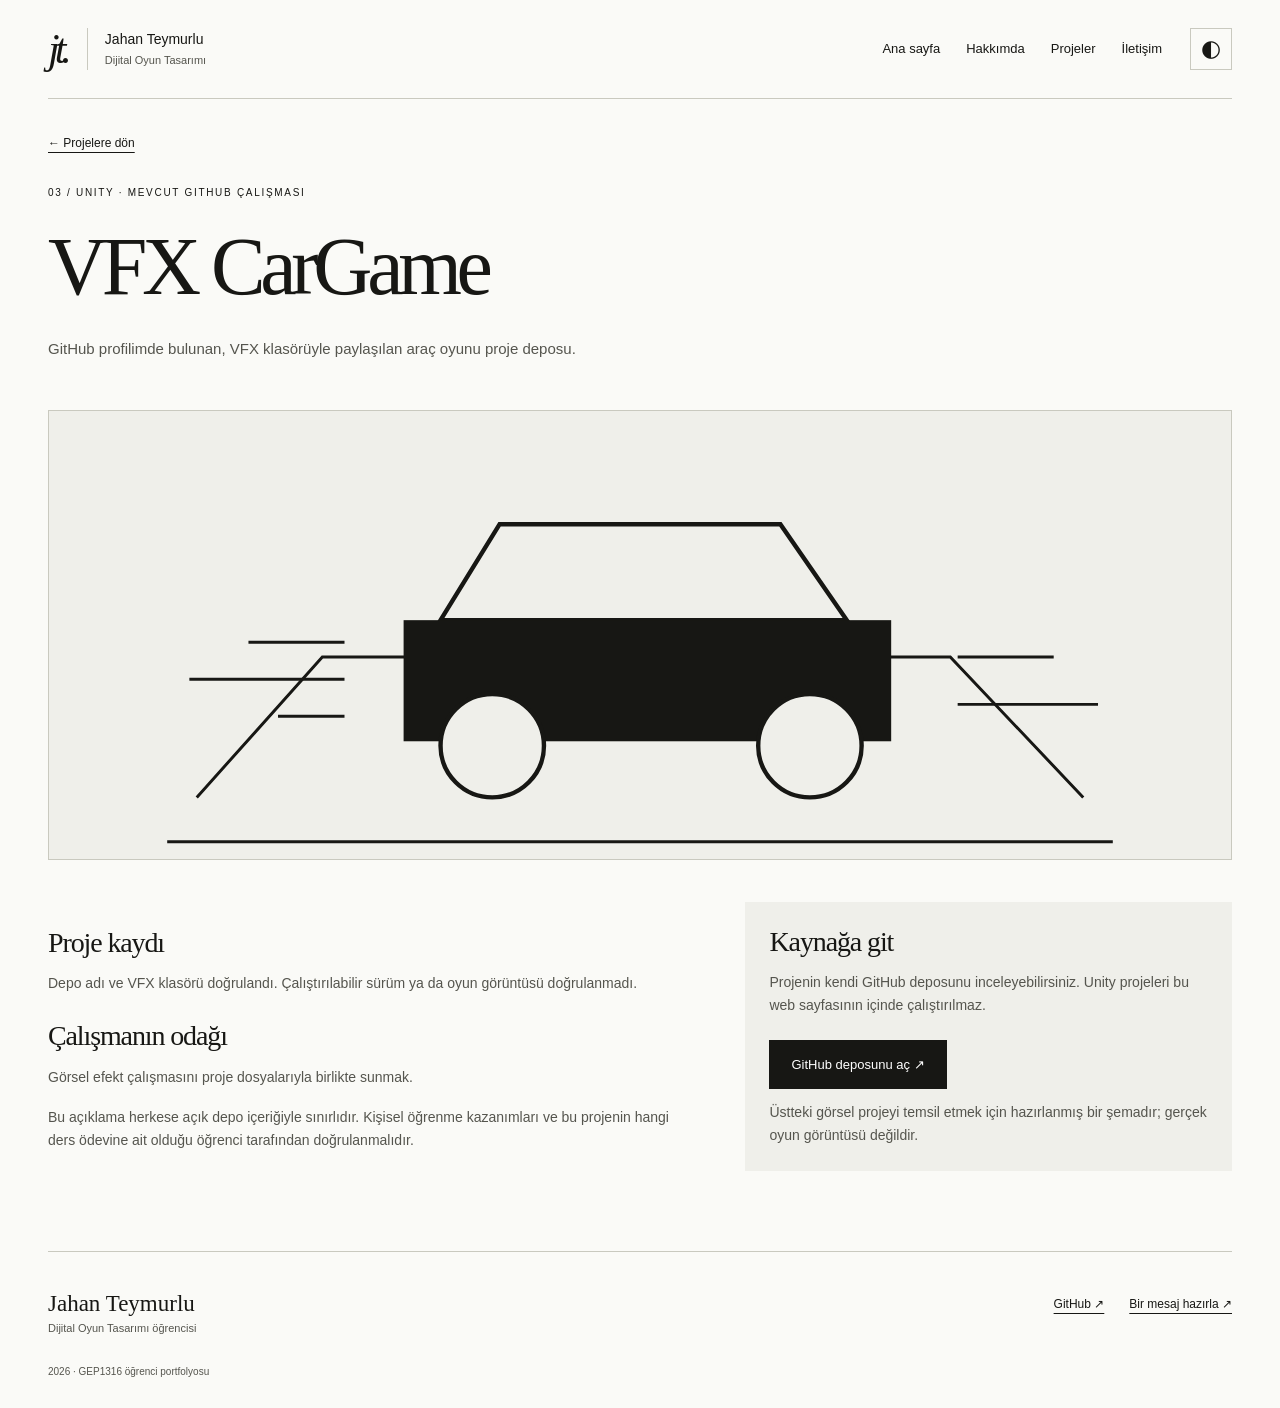
<file: projeler/vfx-cargame.html>
<!doctype html>
<html lang="tr"><head><meta charset="utf-8"><meta name="viewport" content="width=device-width, initial-scale=1">
<meta name="description" content="Jahan Teymurlu'nun dijital oyun tasarımı öğrenci portfolyosu. Python, etkileşimli anlatı ve oyun tasarımı denemeleri.">
<meta name="color-scheme" content="light dark"><meta name="referrer" content="strict-origin-when-cross-origin">
<meta http-equiv="Content-Security-Policy" content="default-src 'self'; script-src 'self'; style-src 'self'; img-src 'self'; connect-src 'none'; form-action 'none'; object-src 'none'; base-uri 'self'">
<title>VFX_CarGame · Jahan Teymurlu</title><link rel="icon" href="../assets/favicon.svg" type="image/svg+xml">
<link rel="stylesheet" href="../style.css"><script src="../script.js" defer></script></head>
<body><a class="skip" href="#icerik">İçeriğe geç</a><header class="site-header wrap">
<a class="brand" href="../index.html" aria-label="Jahan Teymurlu, ana sayfa"><span class="brand-symbol" aria-hidden="true">jt.</span><span>Jahan Teymurlu<small>Dijital Oyun Tasarımı</small></span></a>
<div class="header-right"><nav id="main-nav" aria-label="Ana gezinti"><a href="../index.html">Ana sayfa</a><a href="../hakkimda.html">Hakkımda</a><a href="../projeler.html">Projeler</a><a href="../iletisim.html">İletişim</a></nav>
<button type="button" class="theme-toggle icon-button" aria-label="Karanlık temayı aç" aria-pressed="false"><span aria-hidden="true">◐</span></button>
<button type="button" class="menu-toggle" aria-expanded="false" aria-controls="main-nav">Menü <span aria-hidden="true">☰</span></button></div></header>
<main id="icerik" class="wrap" tabindex="-1"><a class="back-link" href="../projeler.html">← Projelere dön</a><section class="page-intro compact"><p class="eyebrow">03 / UNITY · MEVCUT GITHUB ÇALIŞMASI</p><h1>VFX CarGame</h1><p>GitHub profilimde bulunan, VFX klasörüyle paylaşılan araç oyunu proje deposu.</p></section><img class="detail-image" src="../assets/arac.svg" alt="VFX_CarGame için hazırlanmış temsili proje şeması; oyundan ekran görüntüsü değildir" width="800" height="520"><div class="detail-grid"><section><h2>Proje kaydı</h2><p>Depo adı ve VFX klasörü doğrulandı. Çalıştırılabilir sürüm ya da oyun görüntüsü doğrulanmadı.</p><h2>Çalışmanın odağı</h2><p>Görsel efekt çalışmasını proje dosyalarıyla birlikte sunmak.</p><p>Bu açıklama herkese açık depo içeriğiyle sınırlıdır. Kişisel öğrenme kazanımları ve bu projenin hangi ders ödevine ait olduğu öğrenci tarafından doğrulanmalıdır.</p></section><aside class="note"><h2>Kaynağa git</h2><p>Projenin kendi GitHub deposunu inceleyebilirsiniz. Unity projeleri bu web sayfasının içinde çalıştırılmaz.</p><a class="button" href="https://github.com/Anpunabis/VFX_CarGame" target="_blank" rel="noopener noreferrer">GitHub deposunu aç ↗</a><p>Üstteki görsel projeyi temsil etmek için hazırlanmış bir şemadır; gerçek oyun görüntüsü değildir.</p></aside></div></main>
<footer class="site-footer wrap"><a class="footer-name" href="../index.html">Jahan Teymurlu<span>Dijital Oyun Tasarımı öğrencisi</span></a><div><a href="https://github.com/Anpunabis" target="_blank" rel="noopener noreferrer">GitHub ↗</a><a href="../iletisim.html">Bir mesaj hazırla ↗</a></div><p>2026 · GEP1316 öğrenci portfolyosu</p></footer>
</body></html>
</file>
<file: style.css>
/* Ortak stiller. Harici font, izleyici ve CSS kütüphanesi kullanılmaz. */
:root{color-scheme:light;--bg:#fafaf7;--surface:#efefea;--ink:#171714;--muted:#55554e;--line:#c9c9bf;--inverse:#fff;--error:#9e2020;--serif:Georgia,'Times New Roman',serif;--sans:Arial,Helvetica,sans-serif}
:root[data-theme=dark]{color-scheme:dark;--bg:#171714;--surface:#252521;--ink:#f5f5ed;--muted:#b9b9ae;--line:#58584f;--inverse:#171714;--error:#ffb4b4}
*{box-sizing:border-box}html{scroll-behavior:smooth;scroll-padding-top:28px}body{margin:0;background:var(--bg);color:var(--ink);font:16px/1.65 var(--sans)}a{color:inherit;text-underline-offset:5px}a:hover{text-decoration-thickness:2px}button,input,textarea{font:inherit}button,a,input,textarea{-webkit-tap-highlight-color:transparent}button{cursor:pointer}button:disabled{cursor:wait}img{max-width:100%;height:auto;display:block}button:focus-visible,a:focus-visible,input:focus-visible,textarea:focus-visible,[tabindex]:focus-visible{outline:3px solid var(--ink);outline-offset:5px}input,textarea{border-radius:0}h1,h2,h3,p,figure{margin:0}h1,h2,h3{line-height:1.13;font-weight:400}h1,h2{font-family:var(--serif)}h1{font-size:clamp(48px,6.4vw,92px);letter-spacing:-.065em}h1 em{font-weight:400}h2{font-size:clamp(30px,3vw,44px);letter-spacing:-.04em}h3{font-size:23px;letter-spacing:-.035em}p+p{margin-top:17px}[hidden]{display:none!important}.wrap{width:min(1240px,calc(100% - 96px));margin-inline:auto}.skip{position:fixed;left:20px;top:-100px;padding:12px 20px;background:var(--ink);color:var(--inverse);z-index:20}.skip:focus{top:12px}.site-header{display:flex;align-items:center;justify-content:space-between;gap:22px;padding-block:28px;border-bottom:1px solid var(--line)}.brand{display:flex;align-items:center;gap:17px;text-decoration:none;font-size:14px;line-height:1.4}.brand-symbol{font:italic 42px/1 var(--serif);letter-spacing:-5px;border-right:1px solid var(--line);padding-right:20px}.brand small{display:block;color:var(--muted);font-size:11px;margin-top:3px}.header-right{display:flex;align-items:center;gap:28px}nav{display:flex;gap:26px}nav a{font-size:13px;text-decoration:none;padding-block:8px}nav a[aria-current]{border-bottom:1px solid var(--ink)}.icon-button{border:1px solid var(--line);background:none;color:var(--ink);width:42px;height:42px;font-size:23px;display:grid;place-items:center}.menu-toggle{display:none;background:none;color:var(--ink);border:1px solid var(--line);padding:9px 12px}.hero{display:grid;grid-template-columns:1.25fr 1fr;gap:7%;padding-block:72px 82px;align-items:center}.eyebrow{font-size:10px;font-family:var(--sans);font-weight:400;letter-spacing:.17em;line-height:1.6}.dot{display:inline-block;width:6px;height:6px;background:var(--ink);border-radius:50%;margin-right:8px;vertical-align:middle}.hero h1{margin-top:28px;font-size:clamp(48px,5.6vw,82px)}.hero-intro{max-width:445px;color:var(--muted);margin-top:28px;font-size:15px;line-height:1.8}.hero-actions{display:flex;align-items:center;flex-wrap:wrap;gap:25px;margin-top:30px}.button{display:inline-flex;justify-content:center;align-items:center;gap:28px;padding:14px 21px;color:var(--inverse);background:var(--ink);border:1px solid var(--ink);text-decoration:none;font-size:13px;line-height:1.5}.button:hover{opacity:.85}.button.secondary{color:var(--ink);background:none}.text-link{background:none;border:0;padding:0;font-size:13px;color:var(--ink);text-decoration:underline;text-underline-offset:6px;white-space:nowrap}.hero-caption{display:flex;gap:20px;flex-wrap:wrap;margin-top:66px;font-size:10px;color:var(--muted);letter-spacing:.02em}.hero-art{min-width:0}.hero-art img{width:100%;max-height:465px;object-fit:cover;object-position:center;border:1px solid var(--line)}.hero-art figcaption{display:flex;justify-content:space-between;font-size:9px;letter-spacing:.12em;margin-top:12px}.section{padding-block:54px 70px;border-top:1px solid var(--line)}.section-heading{display:flex;align-items:end;justify-content:space-between;gap:20px;margin-bottom:34px}.section-heading h2{margin-top:12px}.project-grid{display:grid;grid-template-columns:1fr 1fr;gap:54px 36px}.project-card{min-width:0}.project-image{position:relative;display:block;overflow:hidden;background:var(--surface)}.project-image img{width:100%;transition:transform .25s ease}.project-image:hover img{transform:scale(1.025)}.image-arrow{position:absolute;right:16px;bottom:16px;border:1px solid #171714;background:#fafaf7;color:#171714;display:grid;place-items:center;width:38px;height:38px;font-size:24px}.project-meta{display:flex;justify-content:space-between;gap:12px;margin-top:19px;color:var(--muted);font-size:10px;letter-spacing:.04em}.project-card h3{margin-top:12px}.project-card h3 a{text-decoration:none}.project-card>p{font-size:14px;line-height:1.75;color:var(--muted);margin-top:12px;max-width:490px}.project-card .learning{font-size:12px;padding-top:12px;border-top:1px solid var(--line)}.learning strong{font-weight:400;color:var(--ink)}.card-links{display:flex;gap:22px;flex-wrap:wrap;margin-top:18px;font-size:12px}.approach{margin-block:0 76px;padding:42px;border:1px solid var(--line);display:grid;grid-template-columns:1fr 1.2fr;gap:24px 50px}.approach .eyebrow{grid-column:1/-1}.approach p:not(.eyebrow){align-self:center;color:var(--muted);font-size:14px;max-width:400px}.approach>a{grid-column:2}.site-footer{border-top:1px solid var(--line);padding-block:35px 28px;display:grid;grid-template-columns:1fr auto;gap:30px}.footer-name{font-family:var(--serif);font-size:23px;line-height:1.5;text-decoration:none}.footer-name span{display:block;font:11px var(--sans);color:var(--muted)}.site-footer>div{display:flex;gap:25px;font-size:12px;align-items:start;padding-top:8px}.site-footer>p{grid-column:1/-1;font-size:10px;color:var(--muted)}.page-intro{padding-block:65px 48px}.page-intro h1{margin-top:20px}.page-intro>p:last-child{color:var(--muted);font-size:15px;max-width:640px;margin-top:23px}.page-intro.compact{padding-top:30px}.about-layout{display:grid;grid-template-columns:.8fr 1.2fr;gap:90px;padding-bottom:85px}.profile-note img{border:1px solid var(--line)}.profile-note p{font-size:12px;color:var(--muted);margin-top:15px;max-width:300px}.about-text section+section{margin-top:38px;padding-top:32px;border-top:1px solid var(--line)}.about-text h2{font-size:30px;margin-top:10px}.about-text p:not(.eyebrow){margin-top:18px;font-size:14px;color:var(--muted)}.tag-list{padding:0;margin:20px 0 0;list-style:none;display:flex;gap:8px;flex-wrap:wrap}.tag-list li{padding:5px 11px;border:1px solid var(--line);font-size:11px}.note{background:var(--surface);padding:24px}.note h2{font-size:25px}.note p{font-size:13px;color:var(--muted);margin-top:12px}.note .button{margin-top:22px}.project-toolbar{border-block:1px solid var(--line);padding-block:22px;display:flex;align-items:center;justify-content:space-between;gap:25px}.filter-group{display:flex;gap:7px;flex-wrap:wrap}.filter-button{padding:8px 13px;background:none;color:var(--ink);border:1px solid var(--line);font-size:12px}.filter-button[aria-pressed=true]{background:var(--ink);border-color:var(--ink);color:var(--inverse)}.search-box label{display:block;font-size:11px;margin-bottom:5px}.search-box input{width:235px;max-width:100%;padding:8px 12px;background:var(--bg);border:1px solid var(--line);color:var(--ink);font-size:12px}.results-count{font-size:12px;color:var(--muted);padding-block:17px 24px}.small-note{color:var(--muted);font-size:12px;margin-block:35px 70px;border-top:1px solid var(--line);padding-top:18px}.empty-state{padding:38px;background:var(--surface)}.contact-layout{display:grid;grid-template-columns:.8fr 1.2fr;gap:100px;margin-bottom:80px}.contact-aside h2,.form-section h2{font-size:30px;margin-bottom:25px}.social-row{display:flex;justify-content:space-between;border-block:1px solid var(--line);padding:18px 0;text-decoration:none;font-size:17px}.social-row small{display:block;font-size:12px;color:var(--muted)}.contact-aside>p{font-size:13px;color:var(--muted);margin-block:25px}.contact-aside .note strong{font-size:13px}.field{margin-bottom:21px}.field label{display:block;font-size:13px;margin-bottom:8px}.field label span{color:var(--muted);font-size:11px}.field input,.field textarea{display:block;width:100%;padding:11px 13px;border:1px solid var(--line);background:var(--bg);color:var(--ink);font-size:14px}.field textarea{resize:vertical;min-height:135px}.field [aria-invalid=true]{border:2px solid var(--error)}.field-error{font-size:12px;color:var(--error);min-height:0}.field-error:not(:empty){margin-top:6px}.field-foot{display:flex;justify-content:space-between;gap:10px;font-size:10px;color:var(--muted);margin-top:5px}.privacy-note{font-size:11px;color:var(--muted);margin-block:8px 22px}.message-preview{margin-top:25px;background:var(--surface);padding:24px}.message-preview h3{font-size:20px}.message-preview pre{white-space:pre-wrap;overflow-wrap:anywhere;font:13px/1.8 var(--sans);margin-block:18px}.hint{font-size:11px;color:var(--muted);margin-top:10px}#form-status{font-size:13px;margin-top:18px}.back-link{display:inline-block;font-size:12px;margin-top:35px}.detail-image{width:100%;max-height:450px;object-fit:cover;border:1px solid var(--line)}.detail-grid{display:grid;grid-template-columns:1.3fr 1fr;gap:65px;margin-block:42px 80px}.detail-grid h2{font-size:28px;margin-block:25px 14px}.detail-grid p{font-size:14px;color:var(--muted)}.detail-grid .note{align-self:start}.detail-grid .note h2{margin-top:0}.demo-layout{display:grid;grid-template-columns:1.35fr 1fr;gap:65px;margin-bottom:80px}.story-panel,.calculator{padding:35px;border:1px solid var(--line);background:var(--surface)}.story-panel h2{font-size:35px;margin-block:18px}.story-panel>p:not(.eyebrow){font-size:15px}.choice-list{display:grid;gap:12px;margin-block:25px}.choice-list button{padding:14px 18px;background:var(--bg);color:var(--ink);border:1px solid var(--ink);text-align:left;font-size:14px}.choice-list button:hover{background:var(--ink);color:var(--inverse)}#story-reset{margin-top:24px}.demo-notes h2,.demo-notes h3{font-size:25px;margin-block:0 18px}.demo-notes h3{margin-top:30px;font-family:var(--serif)}.demo-notes p{font-size:14px;color:var(--muted)}.calculator h2{font-size:30px;margin-bottom:25px}.balance-result{border-top:1px solid var(--line);margin-top:25px;padding-top:25px;display:grid;grid-template-columns:repeat(3,1fr);gap:15px}.balance-result span{font-size:10px;color:var(--muted)}.balance-result strong{display:block;font:26px var(--serif);color:var(--ink);margin-top:7px}#balance-error{font-size:12px;color:var(--error);margin-top:15px}.level-image{object-fit:contain;background:#efefea;max-height:440px}.level-demo{margin-block:40px 70px}.level-demo h2{font-size:30px}.stage-buttons{display:grid;grid-template-columns:repeat(4,1fr);gap:12px;margin-block:25px}.stage-buttons button{border:1px solid var(--line);padding:12px;background:none;color:var(--ink);font-size:12px}.stage-buttons button[aria-pressed=true]{background:var(--ink);color:var(--inverse)}.stage-note{padding:30px;background:var(--surface)}.stage-note h3{font-family:var(--serif);font-size:26px;margin-bottom:14px}.stage-note p{font-size:14px;max-width:750px}
@media(min-width:1600px){.hero{padding-block:95px}.hero-art img{max-height:520px}}
@media(max-width:1024px){.wrap{width:calc(100% - 56px)}.hero{gap:5%;padding-block:50px}.hero h1{font-size:60px}.hero-caption{margin-top:32px;gap:10px}.header-right{gap:18px}nav{gap:18px}.about-layout,.contact-layout{gap:45px}.project-toolbar{align-items:start}.demo-layout{gap:30px}.detail-grid{gap:35px}.story-panel,.calculator{padding:25px}.balance-result{grid-template-columns:1fr;gap:15px}.balance-result strong{display:inline-block;margin-left:12px}}
@media(max-width:700px){.wrap{width:calc(100% - 36px)}.site-header{padding-block:18px;gap:12px;flex-wrap:wrap}.brand{gap:12px;font-size:12px}.brand-symbol{font-size:35px;padding-right:14px}.brand small{font-size:9px}.header-right{gap:9px}.icon-button{width:38px;height:38px}.menu-toggle{display:block;font-size:12px}.js nav{display:none}.js nav[data-open=true]{display:flex}nav{order:3;position:absolute;left:18px;right:18px;top:92px;z-index:10;flex-direction:column;padding:17px;background:var(--bg);border:1px solid var(--ink);gap:4px}nav a{padding:10px;font-size:14px}.hero{grid-template-columns:1fr;padding-block:42px;gap:38px}.hero h1{font-size:clamp(46px,10vw,70px);margin-top:21px}.hero-intro{font-size:14px;margin-top:20px}.hero-actions{margin-top:23px;gap:22px}.hero-caption{margin-top:30px;gap:16px}.hero-art img{max-height:330px}.hero-art figcaption{font-size:8px}.section{padding-block:32px 45px}.section-heading{align-items:start;gap:14px;margin-bottom:24px}.section-heading>.text-link{font-size:11px;margin-top:22px}.project-grid{grid-template-columns:1fr;gap:38px}.project-meta{font-size:9px}.project-card h3{font-size:24px}.approach{padding:24px;grid-template-columns:1fr;gap:22px;margin-bottom:45px}.approach>a,.approach .eyebrow{grid-column:auto}.site-footer{grid-template-columns:1fr;gap:22px}.site-footer>p{grid-column:auto}.page-intro{padding-block:40px 32px}.page-intro h1{font-size:clamp(43px,9vw,64px)}.page-intro>p:last-child{font-size:14px;margin-top:20px}.about-layout,.contact-layout,.detail-grid,.demo-layout{grid-template-columns:1fr;gap:35px;margin-bottom:45px}.about-layout{padding-bottom:0}.profile-note img{max-height:300px;width:100%;object-fit:cover}.profile-note p{max-width:none}.about-text section+section{padding-top:25px;margin-top:28px}.project-toolbar{flex-direction:column;gap:18px}.filter-group{gap:7px}.filter-button{padding:7px 10px;font-size:11px}.search-box{width:100%}.search-box input{width:100%}.contact-aside .note{padding:20px}.contact-aside h2{margin-bottom:18px}.detail-grid{margin-top:28px}.demo-layout{gap:35px}.story-panel,.calculator{padding:23px}.story-panel h2{font-size:30px}.stage-buttons{grid-template-columns:1fr 1fr}.stage-note{padding:23px}.small-note{margin-bottom:40px}.detail-image{max-height:300px}.back-link{margin-top:25px}}
@media(prefers-reduced-motion:reduce){html{scroll-behavior:auto}*,*::before,*::after{transition:none!important;animation:none!important}}
.sr-only{position:absolute;width:1px;height:1px;padding:0;margin:-1px;overflow:hidden;clip-path:inset(50%);white-space:nowrap;border:0}
@media print{body{color:#000;background:#fff}.site-header,.site-footer,.filter-group,.search-box,.hero-actions{display:none}.wrap{width:100%}.hero,.project-grid,.about-layout{display:block}.hero-art{max-width:45%}a{color:#000}.project-card{break-inside:avoid;margin-bottom:25px}}
</file>
